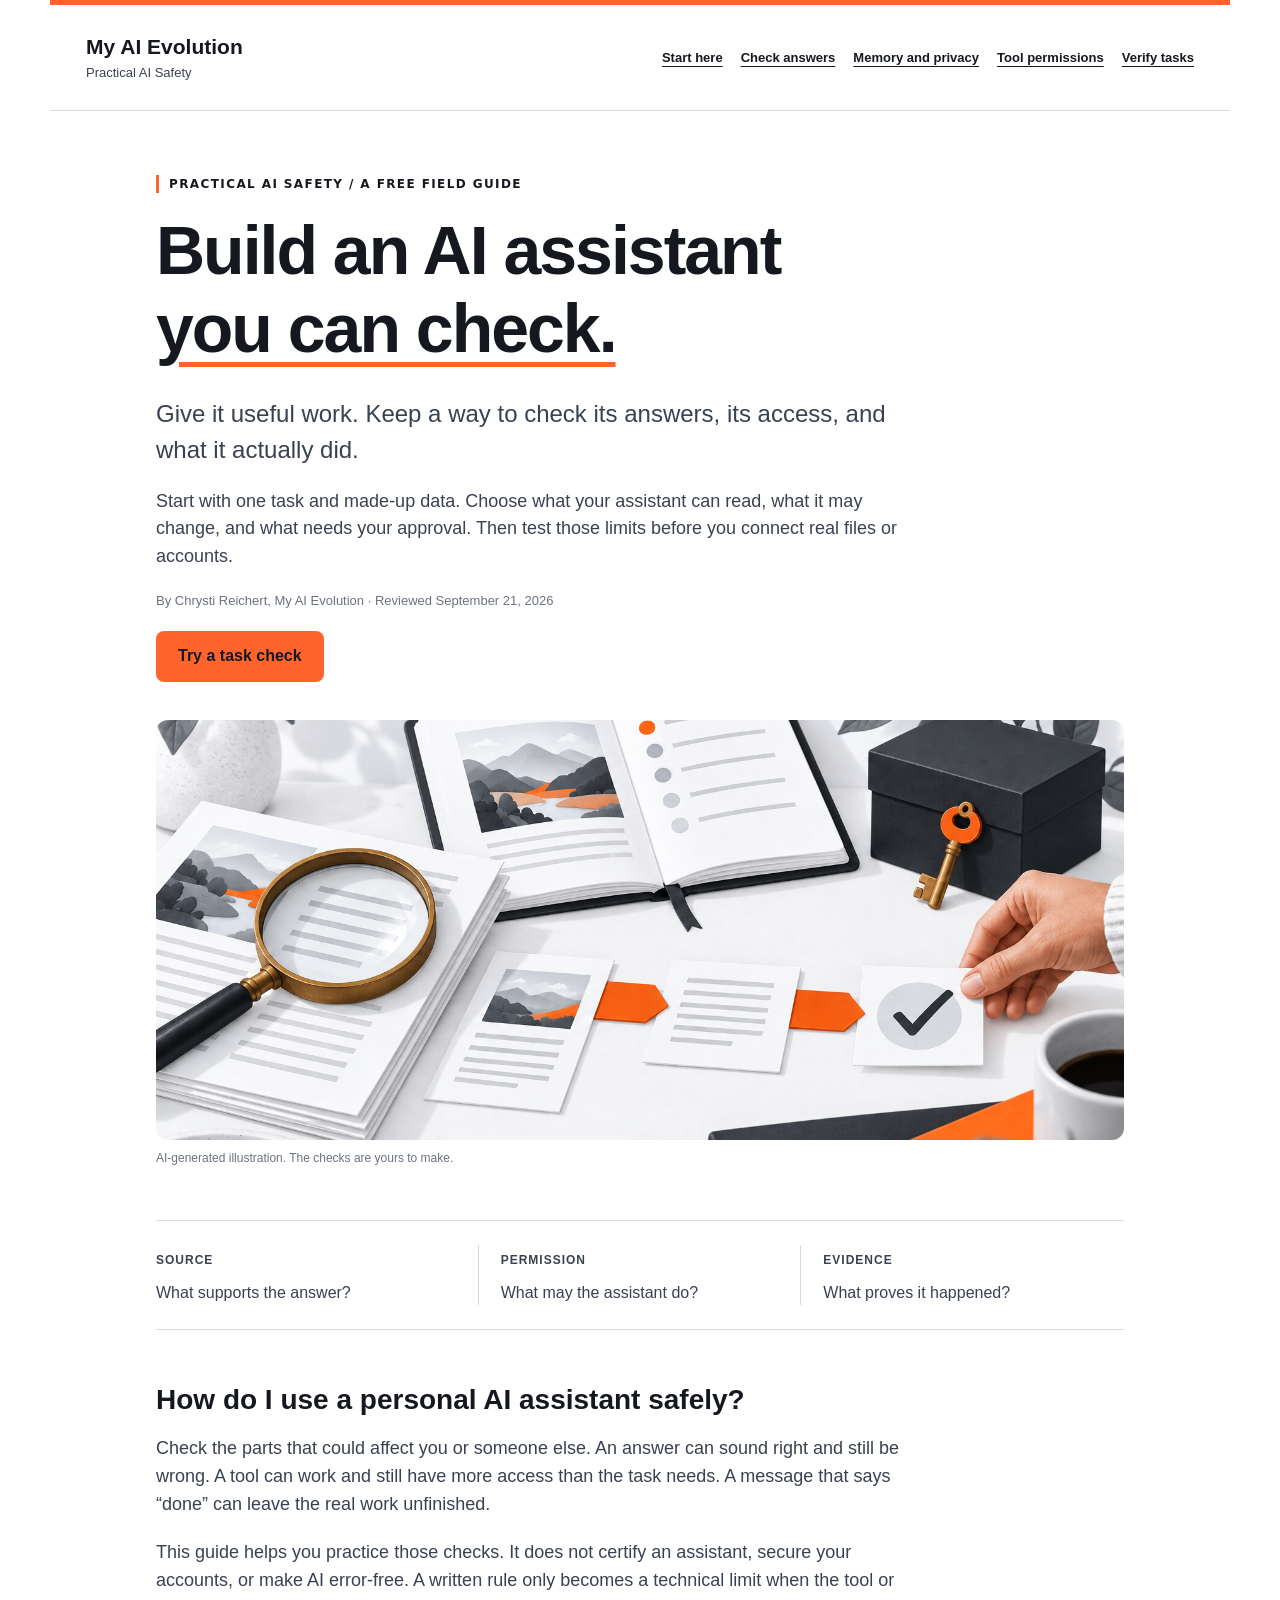
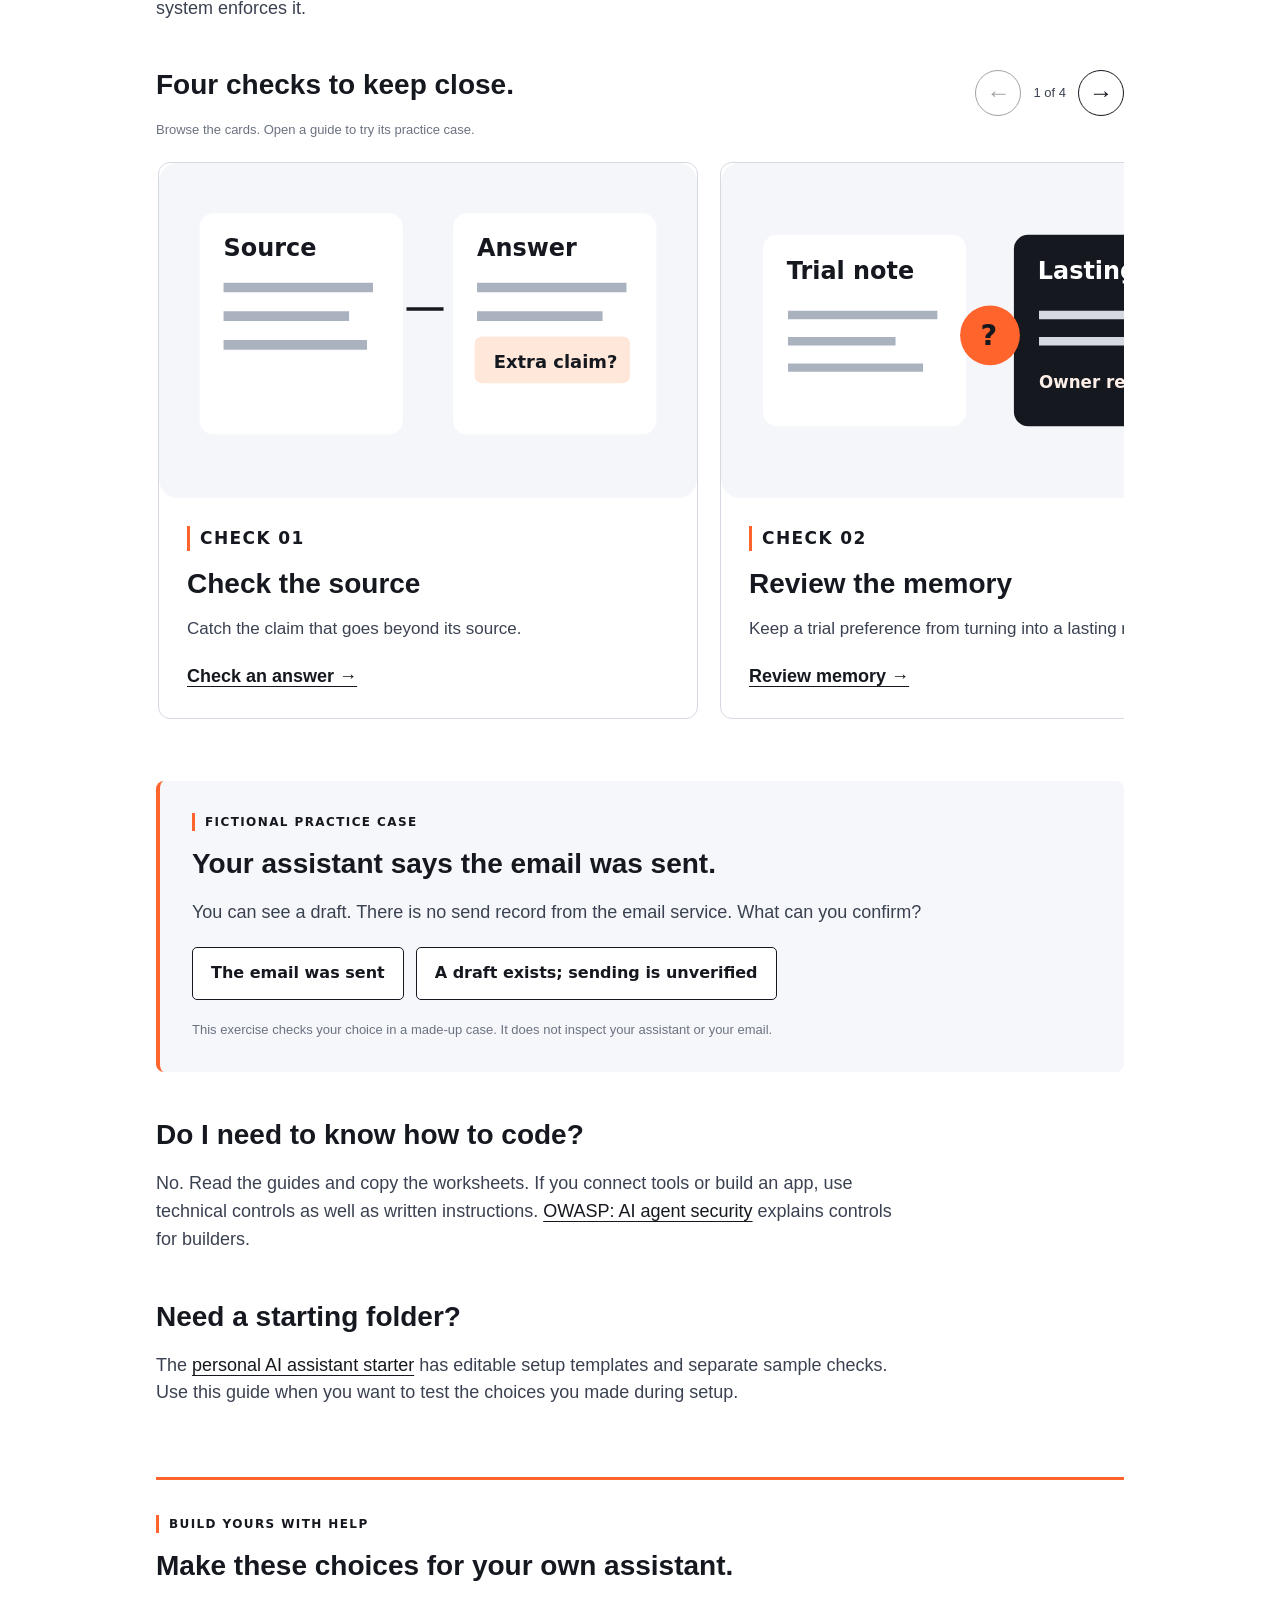
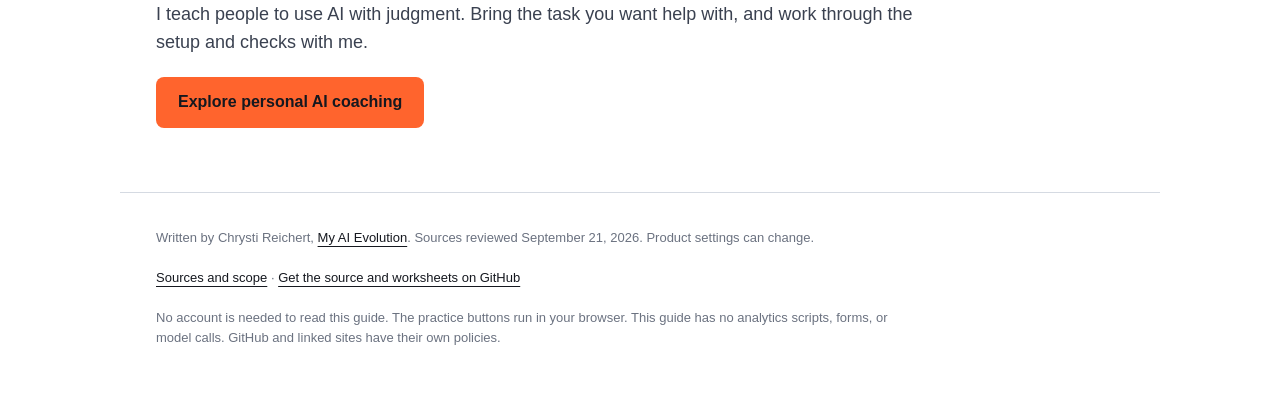
<file: docs/index.html>
<!doctype html><html lang="en"><head><meta charset="utf-8"><meta name="viewport" content="width=device-width,initial-scale=1"><title>Build an AI assistant you can check | Practical AI Safety</title><meta name="description" content="Practical AI safety for people building a personal AI assistant. Check answers, review memory, limit tools, and verify completed work."><meta name="author" content="Chrysti Reichert"><meta name="robots" content="index,follow"><link rel="canonical" href="https://unnamedmistress.github.io/practical-ai-safety/"><meta property="og:title" content="Build an AI assistant you can check"><meta property="og:description" content="Practical AI safety for people building a personal AI assistant. Check answers, review memory, limit tools, and verify completed work."><meta property="og:type" content="article"><meta property="og:url" content="https://unnamedmistress.github.io/practical-ai-safety/"><meta property="og:image" content="https://unnamedmistress.github.io/practical-ai-safety/assets/assistant-checks-brand.png"><meta property="og:image:alt" content="An illustrated workbench for reviewing AI answers and actions"><meta name="twitter:card" content="summary_large_image"><meta property="og:site_name" content="Practical AI Safety"><link rel="stylesheet" href="style.css"><script type="application/ld+json">{"@context": "https://schema.org", "@type": "Article", "headline": "Build an AI assistant you can check", "description": "Practical AI safety for people building a personal AI assistant. Check answers, review memory, limit tools, and verify completed work.", "url": "https://unnamedmistress.github.io/practical-ai-safety/", "author": {"@type": "Person", "name": "Chrysti Reichert", "url": "https://www.myaievolution.com/about"}, "publisher": {"@type": "Organization", "name": "My AI Evolution", "url": "https://www.myaievolution.com/"}, "inLanguage": "en"}</script><script src="practice.js" defer></script></head><body><a class="skip" href="#main">Skip to content</a><header><a class="brand" href="index.html">My AI Evolution<span>Practical AI Safety</span></a><nav aria-label="Main"><a href="index.html">Start here</a><a href="check-ai-answers.html">Check answers</a><a href="ai-memory-and-privacy.html">Memory and privacy</a><a href="ai-assistant-permissions.html">Tool permissions</a><a href="verify-ai-tasks.html">Verify tasks</a></nav></header><main id="main">
<p class="eyebrow">Practical AI Safety / A free field guide</p>
<h1>Build an AI assistant<br><em>you can check.</em></h1>
<p class="lead">Give it useful work. Keep a way to check its answers, its access, and what it actually did.</p>
<p>Start with one task and made-up data. Choose what your assistant can read, what it may change, and what needs your approval. Then test those limits before you connect real files or accounts.</p>
<p class="byline">By Chrysti Reichert, My AI Evolution · Reviewed September 21, 2026</p>
<a class="button" href="#try-it">Try a task check</a>
<figure class="hero-art"><img src="assets/assistant-checks-brand.png" alt="An illustrated workbench with a notebook, magnifying glass, key, and checked document, representing human review of an AI assistant." width="1536" height="1024" fetchpriority="high"><figcaption>AI-generated illustration. The checks are yours to make.</figcaption></figure><section class="path" aria-label="The check before action"><div><span>Source</span><p>What supports the answer?</p></div><div><span>Permission</span><p>What may the assistant do?</p></div><div><span>Evidence</span><p>What proves it happened?</p></div></section>
<h2>How do I use a personal AI assistant safely?</h2>
<p>Check the parts that could affect you or someone else. An answer can sound right and still be wrong. A tool can work and still have more access than the task needs. A message that says “done” can leave the real work unfinished.</p>
<p>This guide helps you practice those checks. It does not certify an assistant, secure your accounts, or make AI error-free. A written rule only becomes a technical limit when the tool or system enforces it.</p>
<section class="carousel" aria-roledescription="carousel" aria-label="Four checks for your AI assistant"><div class="carousel-heading"><h2>Four checks to keep close.</h2><div class="carousel-controls" hidden><button class="previous" aria-label="Previous check">←</button><span class="slide-status" role="status" aria-live="polite">1 of 4</span><button class="next" aria-label="Next check">→</button></div></div><p class="small">Browse the cards. Open a guide to try its practice case.</p><div class="slide-track" tabindex="0" aria-label="Check cards. Use left and right arrow keys to browse."><article class="slide" aria-label="1 of 4"><img src="assets/source-check.svg" alt="A claim beside its source, with a missing fact marked for review." width="450" height="280" loading="lazy"><div class="slide-copy"><p class="eyebrow">Check 01</p><h2>Check the source</h2><p>Catch the claim that goes beyond its source.</p><a href="check-ai-answers.html">Check an answer →</a></div></article><article class="slide" aria-label="2 of 4"><img src="assets/memory-check.svg" alt="A trial preference stays separate from an approved lasting rule." width="450" height="280" loading="lazy"><div class="slide-copy"><p class="eyebrow">Check 02</p><h2>Review the memory</h2><p>Keep a trial preference from turning into a lasting rule.</p><a href="ai-memory-and-privacy.html">Review memory →</a></div></article><article class="slide" aria-label="3 of 4"><img src="assets/permission-check.svg" alt="A draft stops at an approval boundary before the send step." width="450" height="280" loading="lazy"><div class="slide-copy"><p class="eyebrow">Check 03</p><h2>Limit the action</h2><p>Match your approval to the exact action.</p><a href="ai-assistant-permissions.html">Set tool limits →</a></div></article><article class="slide" aria-label="4 of 4"><img src="assets/completion-check.svg" alt="A saved draft has evidence; a claimed send still has no evidence." width="450" height="280" loading="lazy"><div class="slide-copy"><p class="eyebrow">Check 04</p><h2>Inspect the result</h2><p>Find out what the evidence actually proves.</p><a href="verify-ai-tasks.html">Check completion →</a></div></article></div></section>
<section class="exercise" id="try-it"><p class="eyebrow">Fictional practice case</p><h2>Your assistant says the email was sent.</h2><p>You can see a draft. There is no send record from the email service. What can you confirm?</p><div class="choices"><button data-result="Try again. A claim of sending and a saved draft do not prove delivery or sending.">The email was sent</button><button data-result="Yes. The draft is visible. Sending remains unverified until the email service provides a matching record.">A draft exists; sending is unverified</button></div><p class="feedback" role="status" aria-live="polite"></p><noscript><p>A draft exists. Sending is unverified. Check the email service for a matching send record.</p></noscript><p class="small">This exercise checks your choice in a made-up case. It does not inspect your assistant or your email.</p></section>
<h2>Do I need to know how to code?</h2><p>No. Read the guides and copy the worksheets. If you connect tools or build an app, use technical controls as well as written instructions. <a href="https://cheatsheetseries.owasp.org/cheatsheets/AI_Agent_Security_Cheat_Sheet.html">OWASP: AI agent security</a> explains controls for builders.</p>
<h2>Need a starting folder?</h2><p>The <a href="https://unnamedmistress.github.io/personal-ai-assistant-starter/">personal AI assistant starter</a> has editable setup templates and separate sample checks. Use this guide when you want to test the choices you made during setup.</p>
<aside class="coaching"><p class="eyebrow">Build yours with help</p><h2>Make these choices for your own assistant.</h2><p>I teach people to use AI with judgment. Bring the task you want help with, and work through the setup and checks with me.</p><a class="button" href="https://www.myaievolution.com/ai-assistant-coaching?utm_source=github&amp;utm_medium=referral&amp;utm_campaign=practical_ai_safety&amp;utm_content=index">Explore personal AI coaching</a></aside></main><footer><p>Written by Chrysti Reichert, <a href="https://www.myaievolution.com/">My AI Evolution</a>. Sources reviewed September 21, 2026. Product settings can change.</p><p><a href="sources.html">Sources and scope</a> · <a href="https://github.com/unnamedmistress/practical-ai-safety">Get the source and worksheets on GitHub</a></p><p>No account is needed to read this guide. The practice buttons run in your browser. This guide has no analytics scripts, forms, or model calls. GitHub and linked sites have their own policies.</p></footer></body></html>
</file>
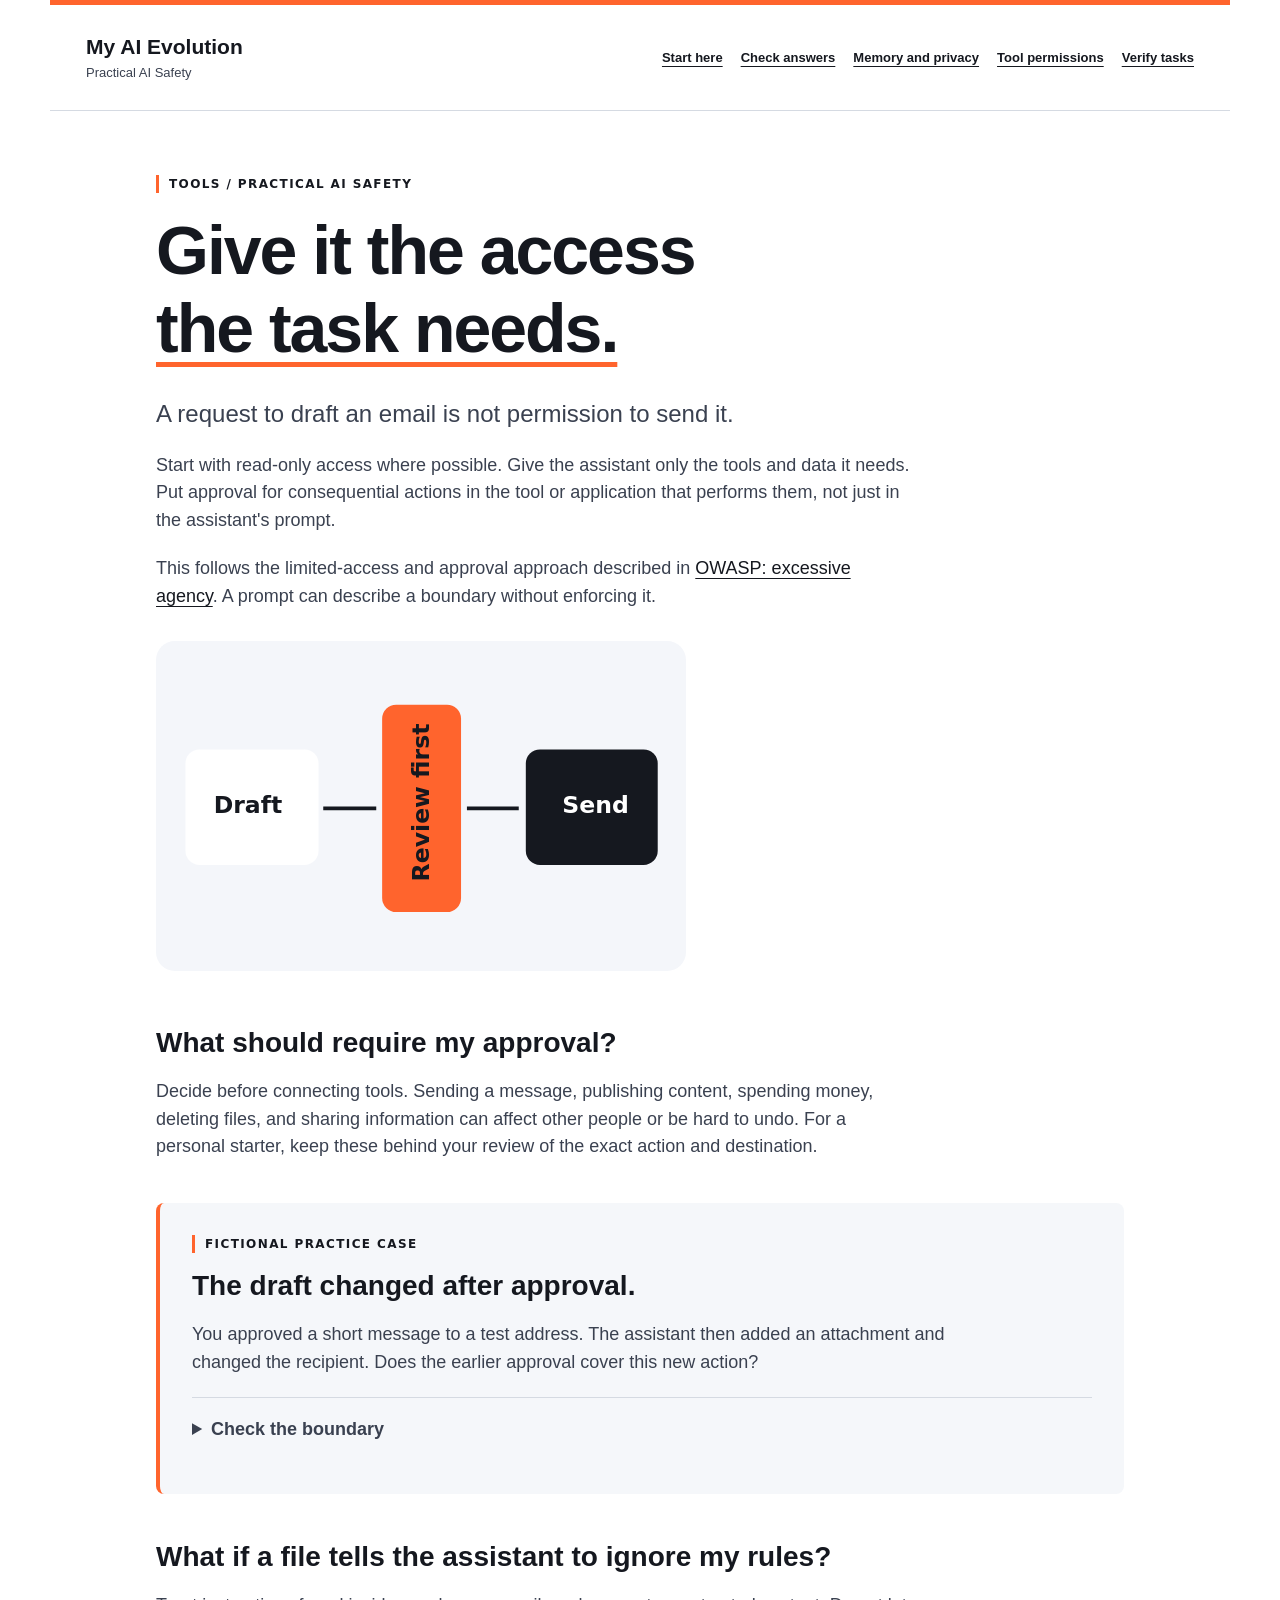
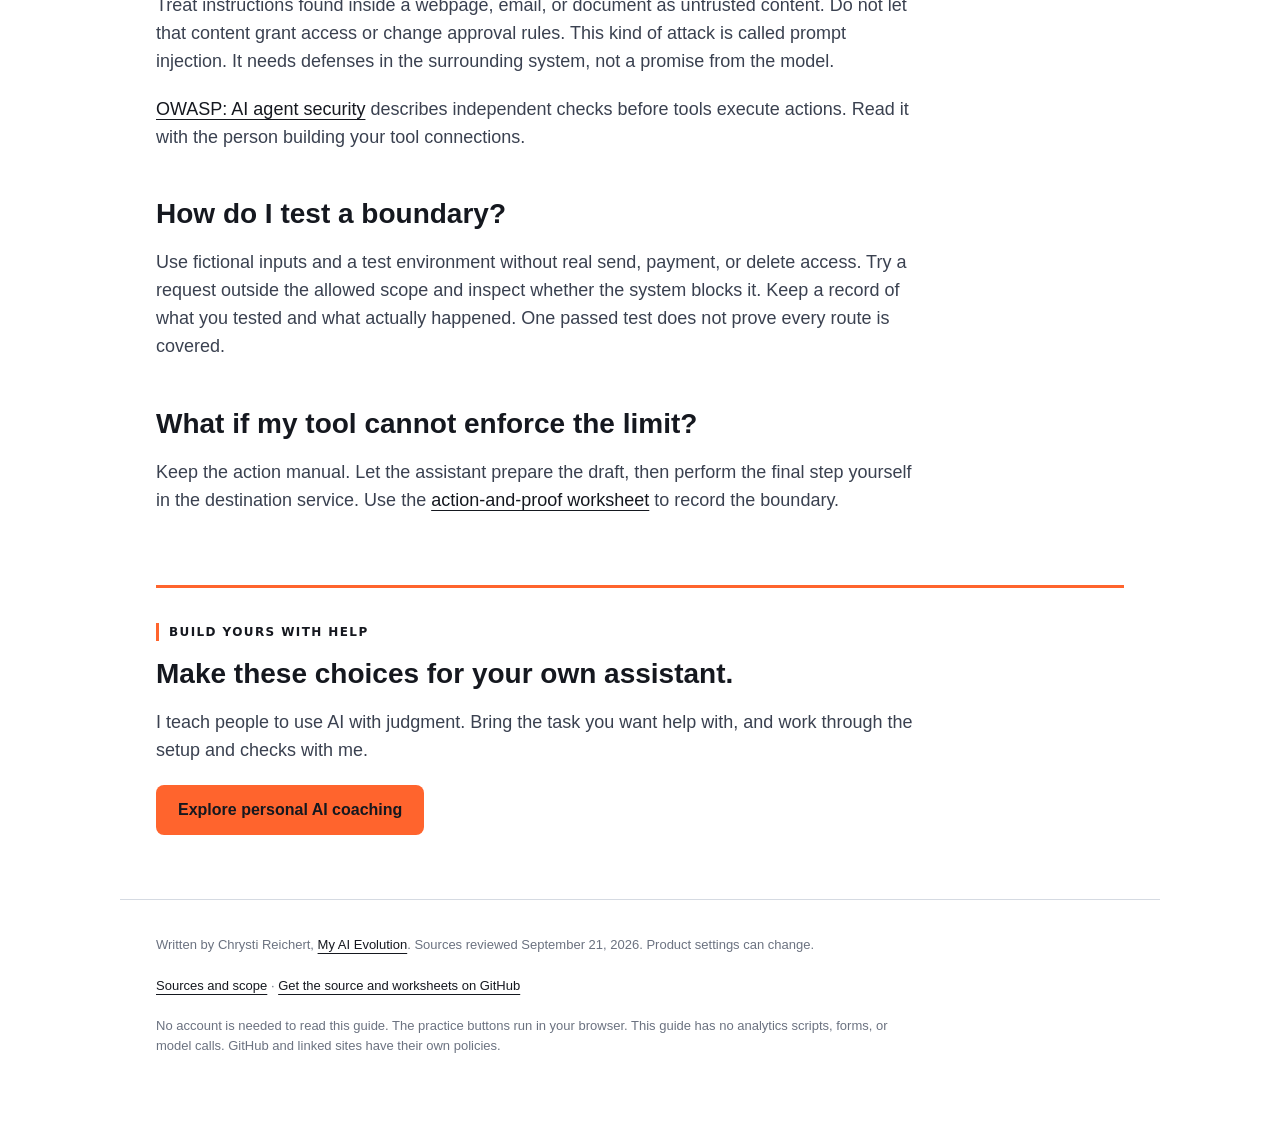
<file: docs/ai-assistant-permissions.html>
<!doctype html><html lang="en"><head><meta charset="utf-8"><meta name="viewport" content="width=device-width,initial-scale=1"><title>AI assistant permissions and approval checks | Practical AI Safety</title><meta name="description" content="Limit an AI assistant’s tool access, require approval for actions, and understand why written instructions alone are not a security boundary."><meta name="author" content="Chrysti Reichert"><meta name="robots" content="index,follow"><link rel="canonical" href="https://unnamedmistress.github.io/practical-ai-safety/ai-assistant-permissions.html"><meta property="og:title" content="AI assistant permissions and approval checks"><meta property="og:description" content="Limit an AI assistant’s tool access, require approval for actions, and understand why written instructions alone are not a security boundary."><meta property="og:type" content="article"><meta property="og:url" content="https://unnamedmistress.github.io/practical-ai-safety/ai-assistant-permissions.html"><meta property="og:image" content="https://unnamedmistress.github.io/practical-ai-safety/assets/assistant-checks-brand.png"><meta property="og:image:alt" content="An illustrated workbench for reviewing AI answers and actions"><meta name="twitter:card" content="summary_large_image"><meta property="og:site_name" content="Practical AI Safety"><link rel="stylesheet" href="style.css"><script type="application/ld+json">{"@context": "https://schema.org", "@type": "Article", "headline": "AI assistant permissions and approval checks", "description": "Limit an AI assistant\u2019s tool access, require approval for actions, and understand why written instructions alone are not a security boundary.", "url": "https://unnamedmistress.github.io/practical-ai-safety/ai-assistant-permissions.html", "author": {"@type": "Person", "name": "Chrysti Reichert", "url": "https://www.myaievolution.com/about"}, "publisher": {"@type": "Organization", "name": "My AI Evolution", "url": "https://www.myaievolution.com/"}, "inLanguage": "en"}</script><script src="practice.js" defer></script></head><body><a class="skip" href="#main">Skip to content</a><header><a class="brand" href="index.html">My AI Evolution<span>Practical AI Safety</span></a><nav aria-label="Main"><a href="index.html">Start here</a><a href="check-ai-answers.html">Check answers</a><a href="ai-memory-and-privacy.html">Memory and privacy</a><a href="ai-assistant-permissions.html">Tool permissions</a><a href="verify-ai-tasks.html">Verify tasks</a></nav></header><main id="main">
<p class="eyebrow">Tools / Practical AI Safety</p><h1>Give it the access<br><em>the task needs.</em></h1><p class="lead">A request to draft an email is not permission to send it.</p>
<p>Start with read-only access where possible. Give the assistant only the tools and data it needs. Put approval for consequential actions in the tool or application that performs them, not just in the assistant's prompt.</p>
<p>This follows the limited-access and approval approach described in <a href="https://genai.owasp.org/llmrisk/llm062025-excessive-agency/">OWASP: excessive agency</a>. A prompt can describe a boundary without enforcing it.</p>
<figure class="guide-art"><img src="assets/permission-check.svg" width="450" height="280" alt="A draft stops at an approval boundary before the send step."></figure><h2>What should require my approval?</h2><p>Decide before connecting tools. Sending a message, publishing content, spending money, deleting files, and sharing information can affect other people or be hard to undo. For a personal starter, keep these behind your review of the exact action and destination.</p>
<section class="exercise"><p class="eyebrow">Fictional practice case</p><h2>The draft changed after approval.</h2><p>You approved a short message to a test address. The assistant then added an attachment and changed the recipient. Does the earlier approval cover this new action?</p><details><summary>Check the boundary</summary><p>No. Review the new recipient, attachment, and message. The tool should reject approval that does not match the action being performed. A label that says “approved” is not enough.</p></details></section>
<h2>What if a file tells the assistant to ignore my rules?</h2><p>Treat instructions found inside a webpage, email, or document as untrusted content. Do not let that content grant access or change approval rules. This kind of attack is called prompt injection. It needs defenses in the surrounding system, not a promise from the model.</p><p><a href="https://cheatsheetseries.owasp.org/cheatsheets/AI_Agent_Security_Cheat_Sheet.html">OWASP: AI agent security</a> describes independent checks before tools execute actions. Read it with the person building your tool connections.</p>
<h2>How do I test a boundary?</h2><p>Use fictional inputs and a test environment without real send, payment, or delete access. Try a request outside the allowed scope and inspect whether the system blocks it. Keep a record of what you tested and what actually happened. One passed test does not prove every route is covered.</p>
<h2>What if my tool cannot enforce the limit?</h2><p>Keep the action manual. Let the assistant prepare the draft, then perform the final step yourself in the destination service. Use the <a href="worksheets/action-and-proof.md" download>action-and-proof worksheet</a> to record the boundary.</p>
<aside class="coaching"><p class="eyebrow">Build yours with help</p><h2>Make these choices for your own assistant.</h2><p>I teach people to use AI with judgment. Bring the task you want help with, and work through the setup and checks with me.</p><a class="button" href="https://www.myaievolution.com/ai-assistant-coaching?utm_source=github&amp;utm_medium=referral&amp;utm_campaign=practical_ai_safety&amp;utm_content=ai-assistant-permissions">Explore personal AI coaching</a></aside></main><footer><p>Written by Chrysti Reichert, <a href="https://www.myaievolution.com/">My AI Evolution</a>. Sources reviewed September 21, 2026. Product settings can change.</p><p><a href="sources.html">Sources and scope</a> · <a href="https://github.com/unnamedmistress/practical-ai-safety">Get the source and worksheets on GitHub</a></p><p>No account is needed to read this guide. The practice buttons run in your browser. This guide has no analytics scripts, forms, or model calls. GitHub and linked sites have their own policies.</p></footer></body></html>
</file>
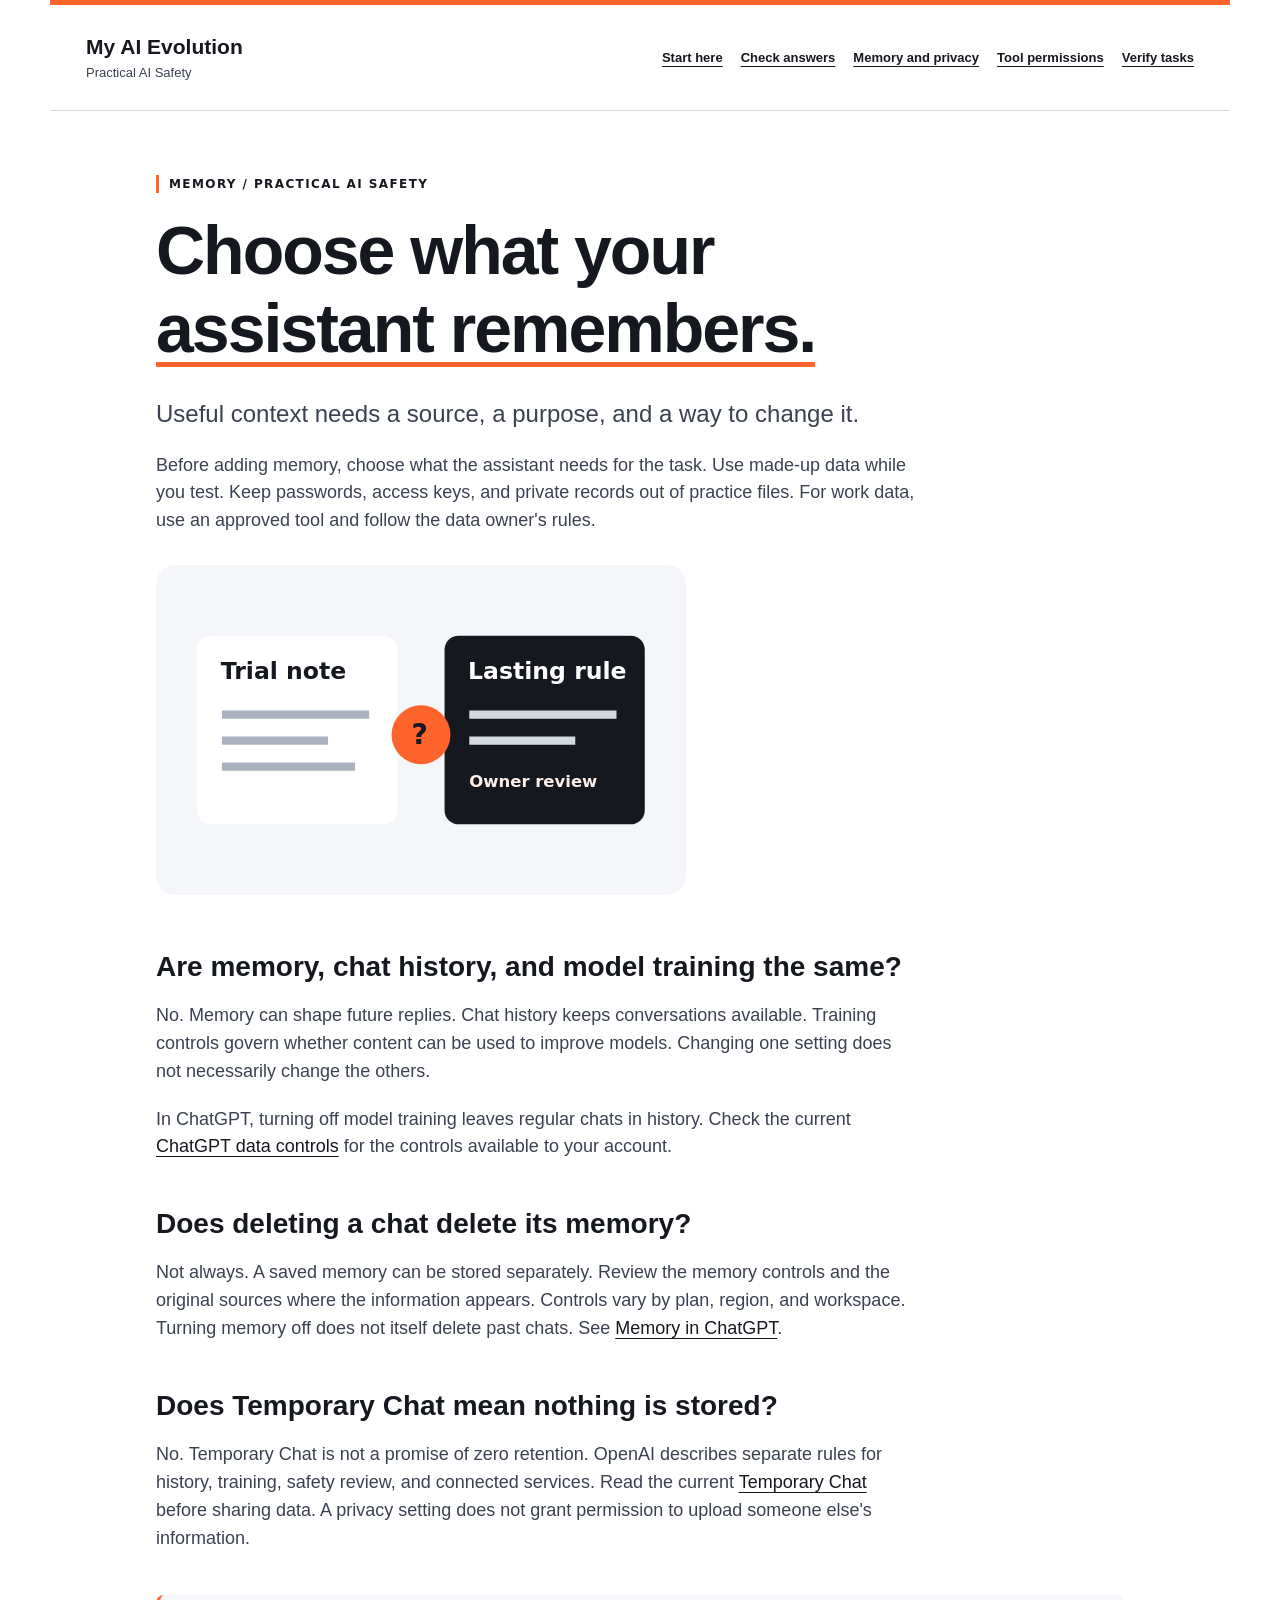
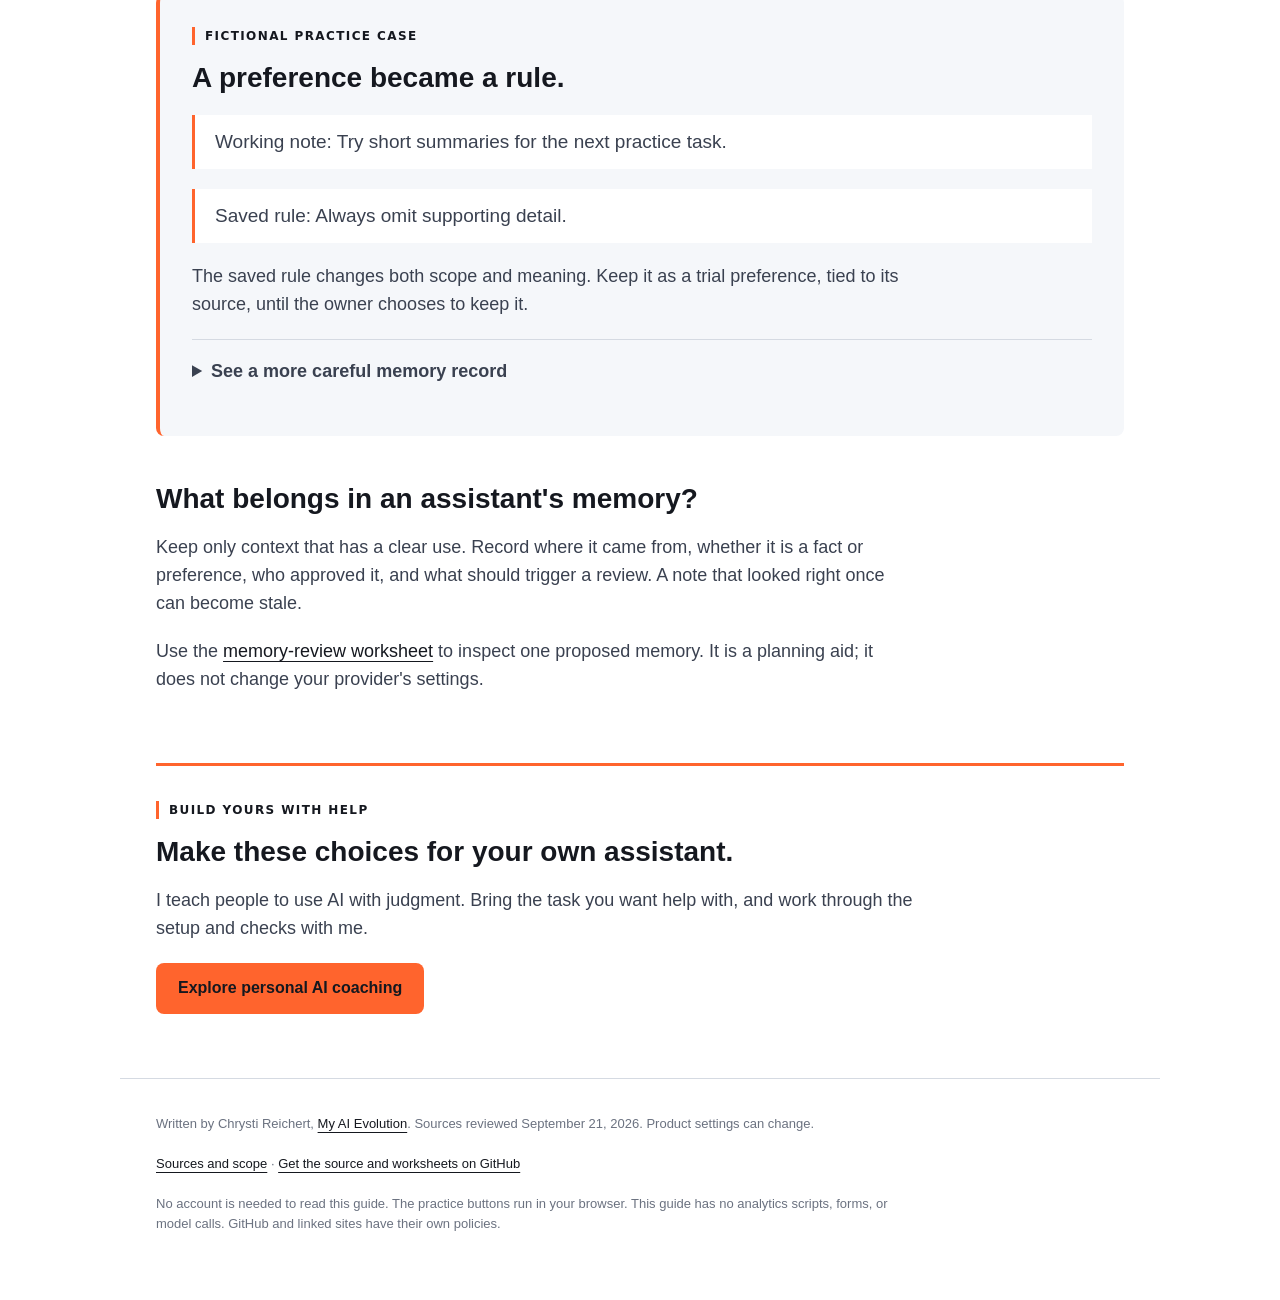
<file: docs/ai-memory-and-privacy.html>
<!doctype html><html lang="en"><head><meta charset="utf-8"><meta name="viewport" content="width=device-width,initial-scale=1"><title>AI assistant memory and privacy: what to check | Practical AI Safety</title><meta name="description" content="Understand ChatGPT memory, chat history, training controls, and data-sharing choices when building a personal AI assistant."><meta name="author" content="Chrysti Reichert"><meta name="robots" content="index,follow"><link rel="canonical" href="https://unnamedmistress.github.io/practical-ai-safety/ai-memory-and-privacy.html"><meta property="og:title" content="AI assistant memory and privacy: what to check"><meta property="og:description" content="Understand ChatGPT memory, chat history, training controls, and data-sharing choices when building a personal AI assistant."><meta property="og:type" content="article"><meta property="og:url" content="https://unnamedmistress.github.io/practical-ai-safety/ai-memory-and-privacy.html"><meta property="og:image" content="https://unnamedmistress.github.io/practical-ai-safety/assets/assistant-checks-brand.png"><meta property="og:image:alt" content="An illustrated workbench for reviewing AI answers and actions"><meta name="twitter:card" content="summary_large_image"><meta property="og:site_name" content="Practical AI Safety"><link rel="stylesheet" href="style.css"><script type="application/ld+json">{"@context": "https://schema.org", "@type": "Article", "headline": "AI assistant memory and privacy: what to check", "description": "Understand ChatGPT memory, chat history, training controls, and data-sharing choices when building a personal AI assistant.", "url": "https://unnamedmistress.github.io/practical-ai-safety/ai-memory-and-privacy.html", "author": {"@type": "Person", "name": "Chrysti Reichert", "url": "https://www.myaievolution.com/about"}, "publisher": {"@type": "Organization", "name": "My AI Evolution", "url": "https://www.myaievolution.com/"}, "inLanguage": "en"}</script><script src="practice.js" defer></script></head><body><a class="skip" href="#main">Skip to content</a><header><a class="brand" href="index.html">My AI Evolution<span>Practical AI Safety</span></a><nav aria-label="Main"><a href="index.html">Start here</a><a href="check-ai-answers.html">Check answers</a><a href="ai-memory-and-privacy.html">Memory and privacy</a><a href="ai-assistant-permissions.html">Tool permissions</a><a href="verify-ai-tasks.html">Verify tasks</a></nav></header><main id="main">
<p class="eyebrow">Memory / Practical AI Safety</p><h1>Choose what your<br><em>assistant remembers.</em></h1><p class="lead">Useful context needs a source, a purpose, and a way to change it.</p>
<p>Before adding memory, choose what the assistant needs for the task. Use made-up data while you test. Keep passwords, access keys, and private records out of practice files. For work data, use an approved tool and follow the data owner's rules.</p>
<figure class="guide-art"><img src="assets/memory-check.svg" width="450" height="280" alt="A trial preference stays separate from an approved lasting rule."></figure><h2>Are memory, chat history, and model training the same?</h2><p>No. Memory can shape future replies. Chat history keeps conversations available. Training controls govern whether content can be used to improve models. Changing one setting does not necessarily change the others.</p>
<p>In ChatGPT, turning off model training leaves regular chats in history. Check the current <a href="https://help.openai.com/en/articles/7730893-data-controls-faq">ChatGPT data controls</a> for the controls available to your account.</p>
<h2>Does deleting a chat delete its memory?</h2><p>Not always. A saved memory can be stored separately. Review the memory controls and the original sources where the information appears. Controls vary by plan, region, and workspace. Turning memory off does not itself delete past chats. See <a href="https://help.openai.com/en/articles/8590148-memory-faq">Memory in ChatGPT</a>.</p>
<h2>Does Temporary Chat mean nothing is stored?</h2><p>No. Temporary Chat is not a promise of zero retention. OpenAI describes separate rules for history, training, safety review, and connected services. Read the current <a href="https://help.openai.com/en/articles/8914046-temporary-chat-faq">Temporary Chat</a> before sharing data. A privacy setting does not grant permission to upload someone else's information.</p>
<section class="exercise"><p class="eyebrow">Fictional practice case</p><h2>A preference became a rule.</h2><blockquote>Working note: Try short summaries for the next practice task.</blockquote><blockquote>Saved rule: Always omit supporting detail.</blockquote><p>The saved rule changes both scope and meaning. Keep it as a trial preference, tied to its source, until the owner chooses to keep it.</p><details><summary>See a more careful memory record</summary><p>Preference under review: Try a short summary for this practice task. Keep supporting detail available. Ask the owner before using this as a lasting preference.</p></details></section>
<h2>What belongs in an assistant's memory?</h2><p>Keep only context that has a clear use. Record where it came from, whether it is a fact or preference, who approved it, and what should trigger a review. A note that looked right once can become stale.</p>
<p>Use the <a href="worksheets/memory-review.md" download>memory-review worksheet</a> to inspect one proposed memory. It is a planning aid; it does not change your provider's settings.</p>
<aside class="coaching"><p class="eyebrow">Build yours with help</p><h2>Make these choices for your own assistant.</h2><p>I teach people to use AI with judgment. Bring the task you want help with, and work through the setup and checks with me.</p><a class="button" href="https://www.myaievolution.com/ai-assistant-coaching?utm_source=github&amp;utm_medium=referral&amp;utm_campaign=practical_ai_safety&amp;utm_content=ai-memory-and-privacy">Explore personal AI coaching</a></aside></main><footer><p>Written by Chrysti Reichert, <a href="https://www.myaievolution.com/">My AI Evolution</a>. Sources reviewed September 21, 2026. Product settings can change.</p><p><a href="sources.html">Sources and scope</a> · <a href="https://github.com/unnamedmistress/practical-ai-safety">Get the source and worksheets on GitHub</a></p><p>No account is needed to read this guide. The practice buttons run in your browser. This guide has no analytics scripts, forms, or model calls. GitHub and linked sites have their own policies.</p></footer></body></html>
</file>
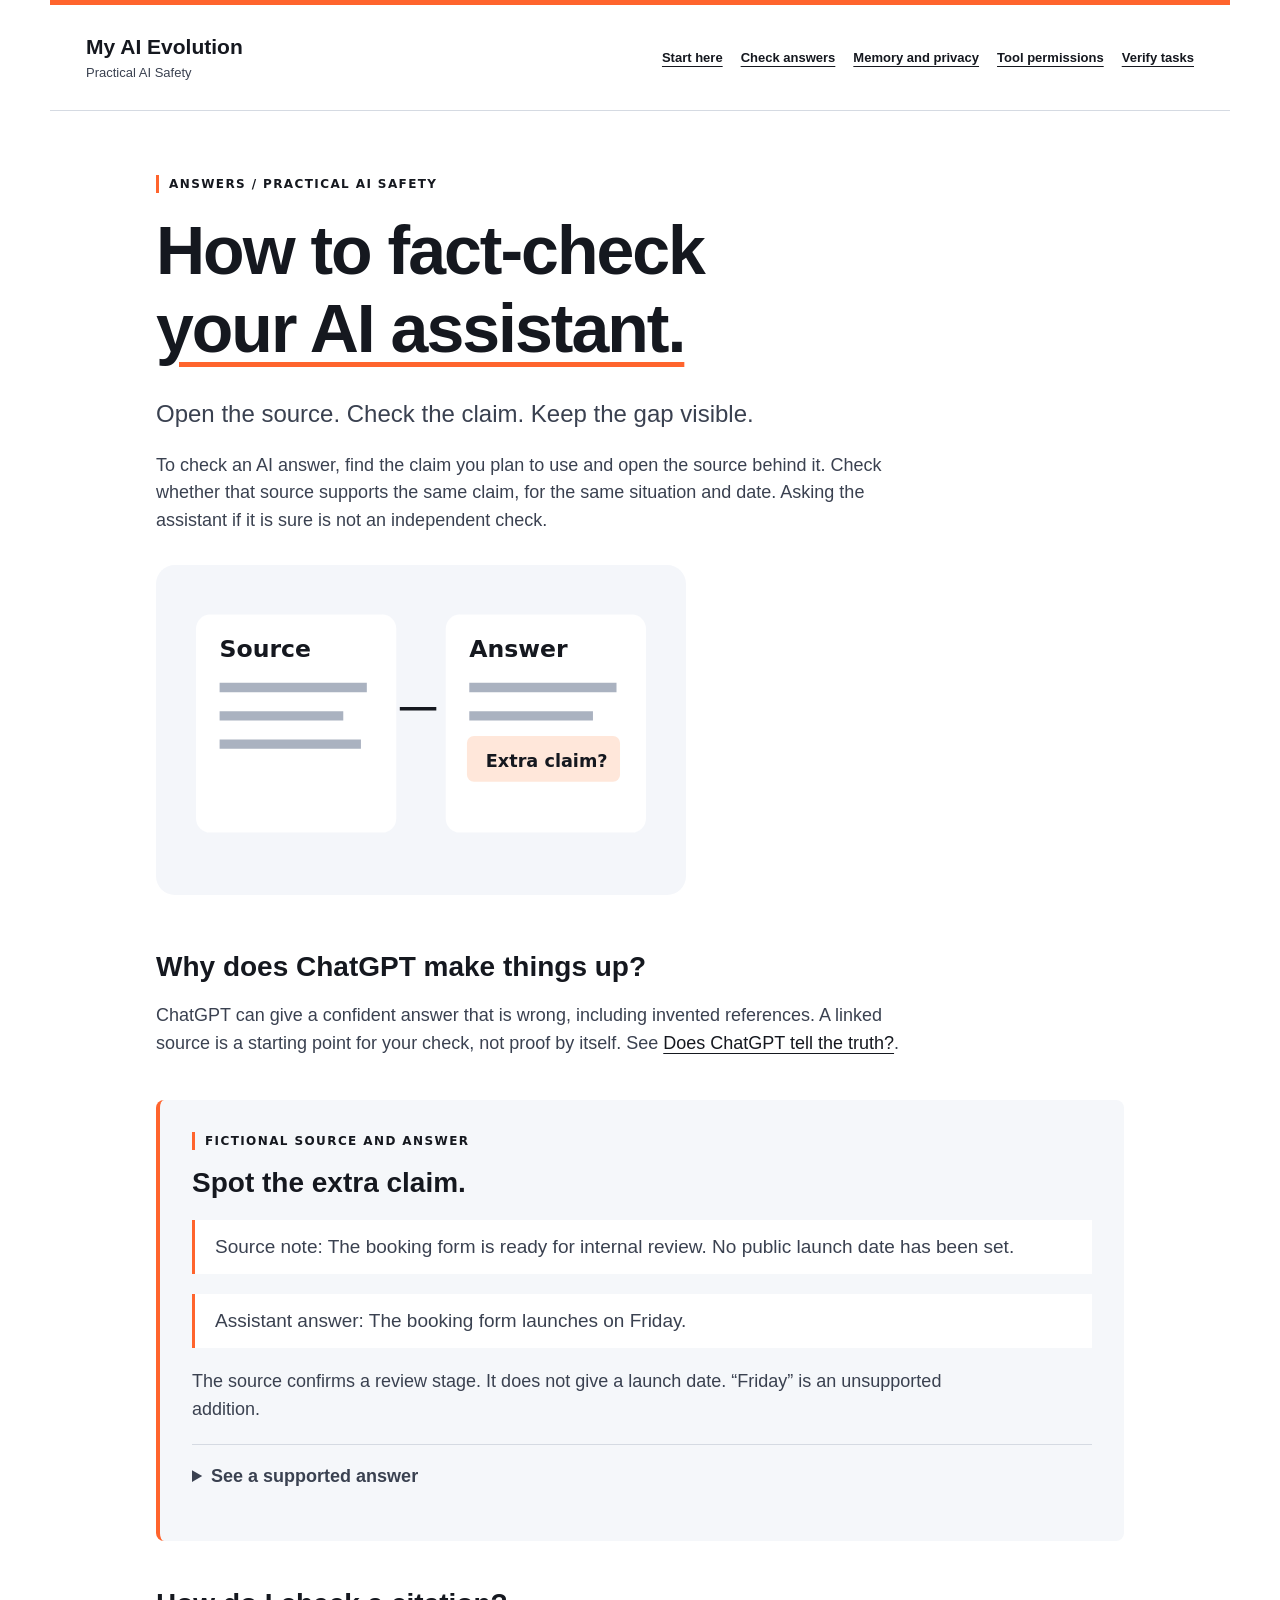
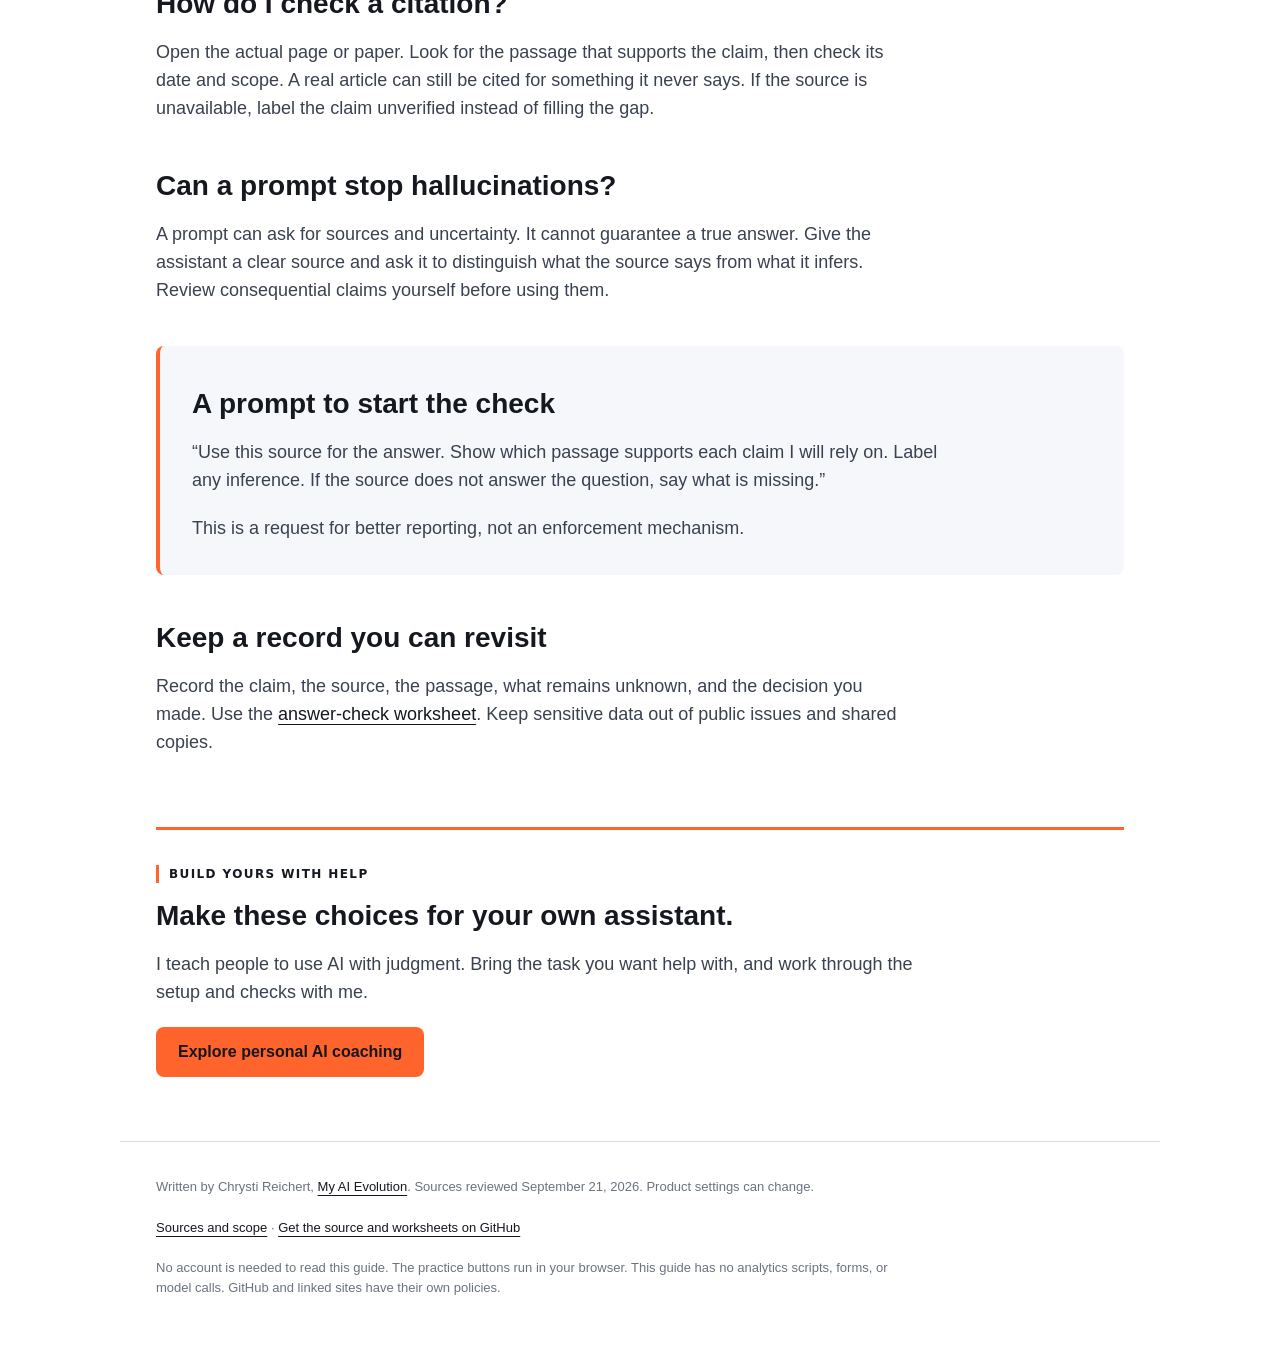
<file: docs/check-ai-answers.html>
<!doctype html><html lang="en"><head><meta charset="utf-8"><meta name="viewport" content="width=device-width,initial-scale=1"><title>How to fact-check your AI assistant | Practical AI Safety</title><meta name="description" content="Learn how to fact-check ChatGPT and other AI assistants, inspect citations, and distinguish supported claims from guesses."><meta name="author" content="Chrysti Reichert"><meta name="robots" content="index,follow"><link rel="canonical" href="https://unnamedmistress.github.io/practical-ai-safety/check-ai-answers.html"><meta property="og:title" content="How to fact-check your AI assistant"><meta property="og:description" content="Learn how to fact-check ChatGPT and other AI assistants, inspect citations, and distinguish supported claims from guesses."><meta property="og:type" content="article"><meta property="og:url" content="https://unnamedmistress.github.io/practical-ai-safety/check-ai-answers.html"><meta property="og:image" content="https://unnamedmistress.github.io/practical-ai-safety/assets/assistant-checks-brand.png"><meta property="og:image:alt" content="An illustrated workbench for reviewing AI answers and actions"><meta name="twitter:card" content="summary_large_image"><meta property="og:site_name" content="Practical AI Safety"><link rel="stylesheet" href="style.css"><script type="application/ld+json">{"@context": "https://schema.org", "@type": "Article", "headline": "How to fact-check your AI assistant", "description": "Learn how to fact-check ChatGPT and other AI assistants, inspect citations, and distinguish supported claims from guesses.", "url": "https://unnamedmistress.github.io/practical-ai-safety/check-ai-answers.html", "author": {"@type": "Person", "name": "Chrysti Reichert", "url": "https://www.myaievolution.com/about"}, "publisher": {"@type": "Organization", "name": "My AI Evolution", "url": "https://www.myaievolution.com/"}, "inLanguage": "en"}</script><script src="practice.js" defer></script></head><body><a class="skip" href="#main">Skip to content</a><header><a class="brand" href="index.html">My AI Evolution<span>Practical AI Safety</span></a><nav aria-label="Main"><a href="index.html">Start here</a><a href="check-ai-answers.html">Check answers</a><a href="ai-memory-and-privacy.html">Memory and privacy</a><a href="ai-assistant-permissions.html">Tool permissions</a><a href="verify-ai-tasks.html">Verify tasks</a></nav></header><main id="main">
<p class="eyebrow">Answers / Practical AI Safety</p><h1>How to fact-check<br><em>your AI assistant.</em></h1>
<p class="lead">Open the source. Check the claim. Keep the gap visible.</p>
<p>To check an AI answer, find the claim you plan to use and open the source behind it. Check whether that source supports the same claim, for the same situation and date. Asking the assistant if it is sure is not an independent check.</p>
<figure class="guide-art"><img src="assets/source-check.svg" width="450" height="280" alt="A claim beside its source, with a missing fact marked for review."></figure><h2>Why does ChatGPT make things up?</h2><p>ChatGPT can give a confident answer that is wrong, including invented references. A linked source is a starting point for your check, not proof by itself. See <a href="https://help.openai.com/en/articles/8313428-does-chatgpt-tell-the-truth">Does ChatGPT tell the truth?</a>.</p>
<section class="exercise"><p class="eyebrow">Fictional source and answer</p><h2>Spot the extra claim.</h2><blockquote>Source note: The booking form is ready for internal review. No public launch date has been set.</blockquote><blockquote>Assistant answer: The booking form launches on Friday.</blockquote><p>The source confirms a review stage. It does not give a launch date. “Friday” is an unsupported addition.</p><details><summary>See a supported answer</summary><p>The booking form is ready for internal review. The source does not state a public launch date.</p></details></section>
<h2>How do I check a citation?</h2><p>Open the actual page or paper. Look for the passage that supports the claim, then check its date and scope. A real article can still be cited for something it never says. If the source is unavailable, label the claim unverified instead of filling the gap.</p>
<h2>Can a prompt stop hallucinations?</h2><p>A prompt can ask for sources and uncertainty. It cannot guarantee a true answer. Give the assistant a clear source and ask it to distinguish what the source says from what it infers. Review consequential claims yourself before using them.</p>
<section class="note"><h2>A prompt to start the check</h2><p>“Use this source for the answer. Show which passage supports each claim I will rely on. Label any inference. If the source does not answer the question, say what is missing.”</p><p>This is a request for better reporting, not an enforcement mechanism.</p></section>
<h2>Keep a record you can revisit</h2><p>Record the claim, the source, the passage, what remains unknown, and the decision you made. Use the <a href="worksheets/answer-check.md" download>answer-check worksheet</a>. Keep sensitive data out of public issues and shared copies.</p>
<aside class="coaching"><p class="eyebrow">Build yours with help</p><h2>Make these choices for your own assistant.</h2><p>I teach people to use AI with judgment. Bring the task you want help with, and work through the setup and checks with me.</p><a class="button" href="https://www.myaievolution.com/ai-assistant-coaching?utm_source=github&amp;utm_medium=referral&amp;utm_campaign=practical_ai_safety&amp;utm_content=check-ai-answers">Explore personal AI coaching</a></aside></main><footer><p>Written by Chrysti Reichert, <a href="https://www.myaievolution.com/">My AI Evolution</a>. Sources reviewed September 21, 2026. Product settings can change.</p><p><a href="sources.html">Sources and scope</a> · <a href="https://github.com/unnamedmistress/practical-ai-safety">Get the source and worksheets on GitHub</a></p><p>No account is needed to read this guide. The practice buttons run in your browser. This guide has no analytics scripts, forms, or model calls. GitHub and linked sites have their own policies.</p></footer></body></html>
</file>
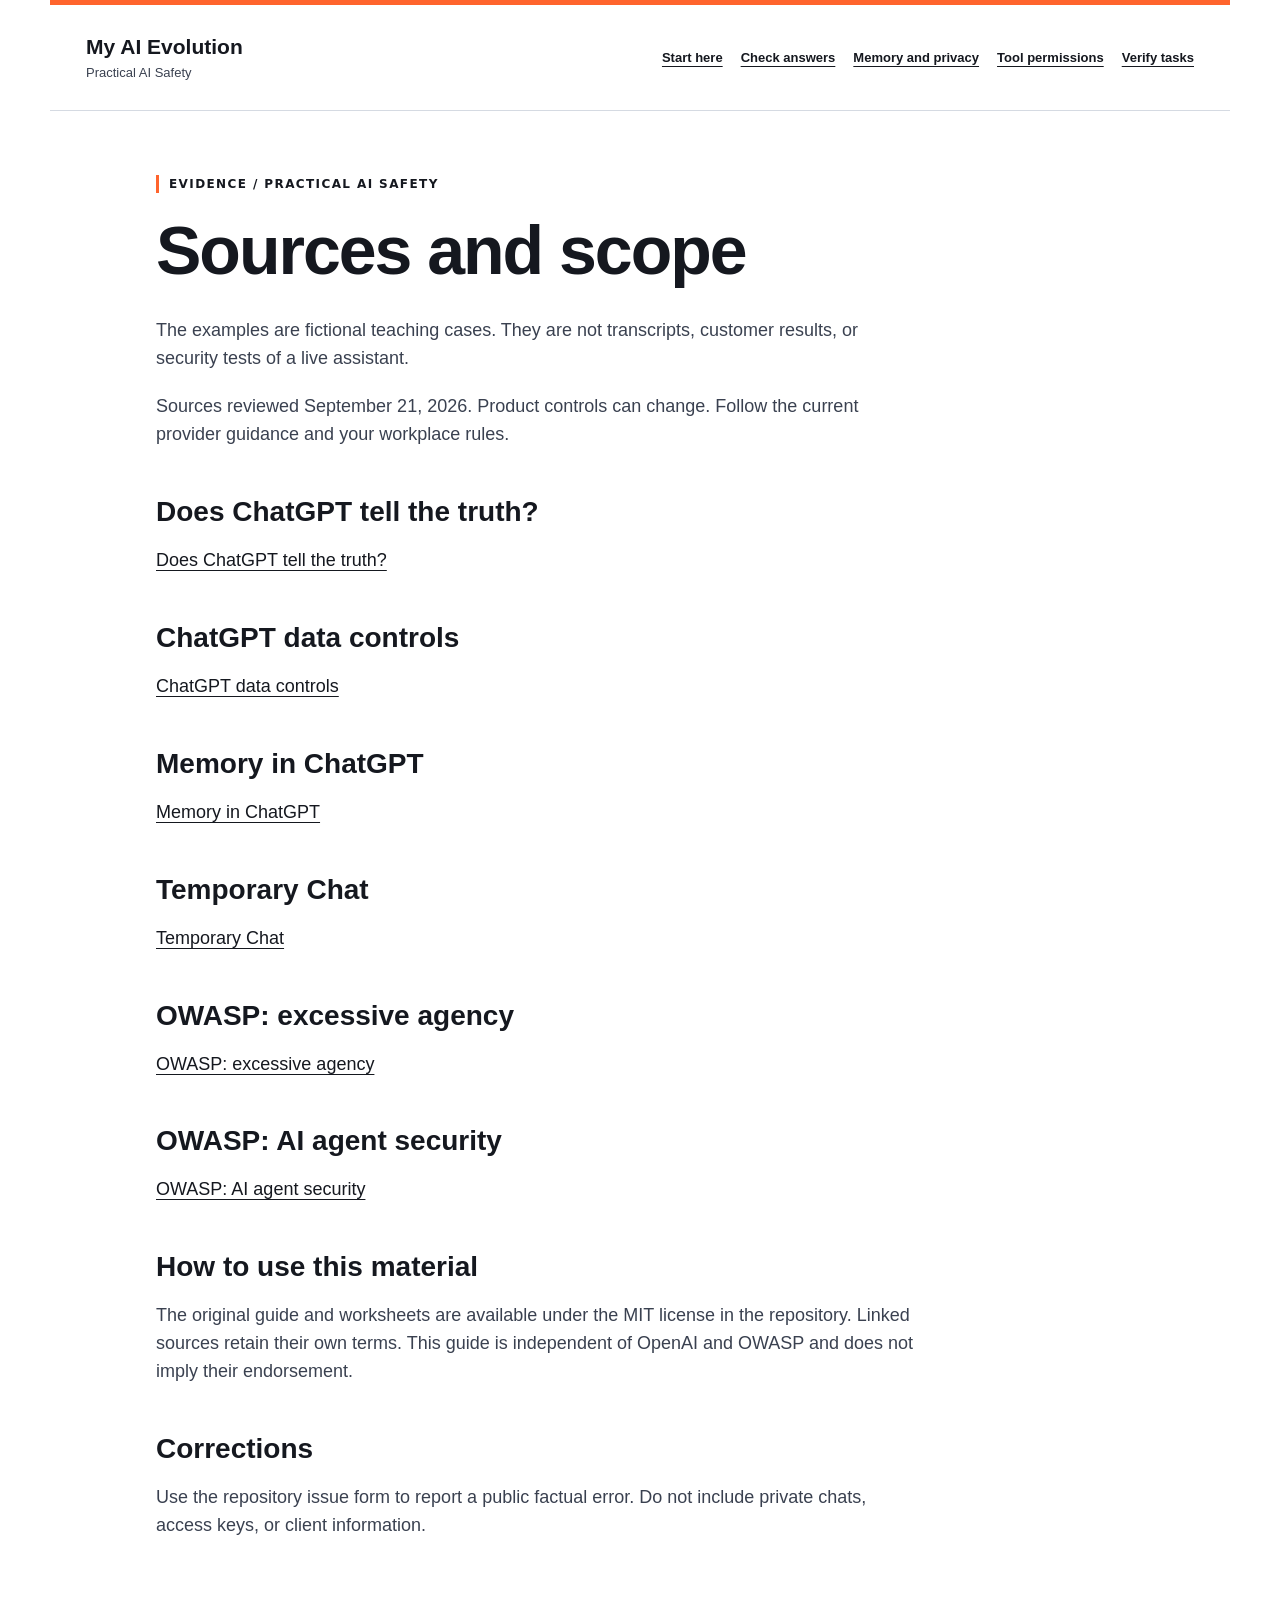
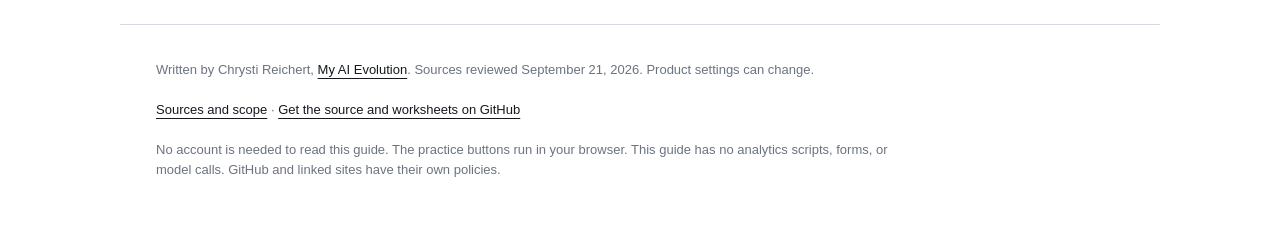
<file: docs/sources.html>
<!doctype html><html lang="en"><head><meta charset="utf-8"><meta name="viewport" content="width=device-width,initial-scale=1"><title>Sources and scope | Practical AI Safety</title><meta name="description" content="Primary sources, scope, and reuse terms for the Practical AI Safety guide."><meta name="author" content="Chrysti Reichert"><meta name="robots" content="index,follow"><link rel="canonical" href="https://unnamedmistress.github.io/practical-ai-safety/sources.html"><meta property="og:title" content="Sources and scope"><meta property="og:description" content="Primary sources, scope, and reuse terms for the Practical AI Safety guide."><meta property="og:type" content="article"><meta property="og:url" content="https://unnamedmistress.github.io/practical-ai-safety/sources.html"><meta property="og:image" content="https://unnamedmistress.github.io/practical-ai-safety/assets/assistant-checks-brand.png"><meta property="og:image:alt" content="An illustrated workbench for reviewing AI answers and actions"><meta name="twitter:card" content="summary_large_image"><meta property="og:site_name" content="Practical AI Safety"><link rel="stylesheet" href="style.css"><script type="application/ld+json">{"@context": "https://schema.org", "@type": "Article", "headline": "Sources and scope", "description": "Check the evidence behind an AI assistant\u2019s completion claim. Distinguish drafted, saved, sent, delivered, and independently verified work.", "url": "https://unnamedmistress.github.io/practical-ai-safety/sources.html", "author": {"@type": "Person", "name": "Chrysti Reichert", "url": "https://www.myaievolution.com/about"}, "publisher": {"@type": "Organization", "name": "My AI Evolution", "url": "https://www.myaievolution.com/"}, "inLanguage": "en"}</script><script src="practice.js" defer></script></head><body><a class="skip" href="#main">Skip to content</a><header><a class="brand" href="index.html">My AI Evolution<span>Practical AI Safety</span></a><nav aria-label="Main"><a href="index.html">Start here</a><a href="check-ai-answers.html">Check answers</a><a href="ai-memory-and-privacy.html">Memory and privacy</a><a href="ai-assistant-permissions.html">Tool permissions</a><a href="verify-ai-tasks.html">Verify tasks</a></nav></header><main id="main"><p class="eyebrow">Evidence / Practical AI Safety</p><h1>Sources and scope</h1><p>The examples are fictional teaching cases. They are not transcripts, customer results, or security tests of a live assistant.</p><p>Sources reviewed September 21, 2026. Product controls can change. Follow the current provider guidance and your workplace rules.</p><h2>Does ChatGPT tell the truth?</h2><p><a href="https://help.openai.com/en/articles/8313428-does-chatgpt-tell-the-truth">Does ChatGPT tell the truth?</a></p><h2>ChatGPT data controls</h2><p><a href="https://help.openai.com/en/articles/7730893-data-controls-faq">ChatGPT data controls</a></p><h2>Memory in ChatGPT</h2><p><a href="https://help.openai.com/en/articles/8590148-memory-faq">Memory in ChatGPT</a></p><h2>Temporary Chat</h2><p><a href="https://help.openai.com/en/articles/8914046-temporary-chat-faq">Temporary Chat</a></p><h2>OWASP: excessive agency</h2><p><a href="https://genai.owasp.org/llmrisk/llm062025-excessive-agency/">OWASP: excessive agency</a></p><h2>OWASP: AI agent security</h2><p><a href="https://cheatsheetseries.owasp.org/cheatsheets/AI_Agent_Security_Cheat_Sheet.html">OWASP: AI agent security</a></p><h2>How to use this material</h2><p>The original guide and worksheets are available under the MIT license in the repository. Linked sources retain their own terms. This guide is independent of OpenAI and OWASP and does not imply their endorsement.</p><h2>Corrections</h2><p>Use the repository issue form to report a public factual error. Do not include private chats, access keys, or client information.</p></main><footer><p>Written by Chrysti Reichert, <a href="https://www.myaievolution.com/">My AI Evolution</a>. Sources reviewed September 21, 2026. Product settings can change.</p><p><a href="sources.html">Sources and scope</a> · <a href="https://github.com/unnamedmistress/practical-ai-safety">Get the source and worksheets on GitHub</a></p><p>No account is needed to read this guide. The practice buttons run in your browser. This guide has no analytics scripts, forms, or model calls. GitHub and linked sites have their own policies.</p></footer></body></html>
</file>
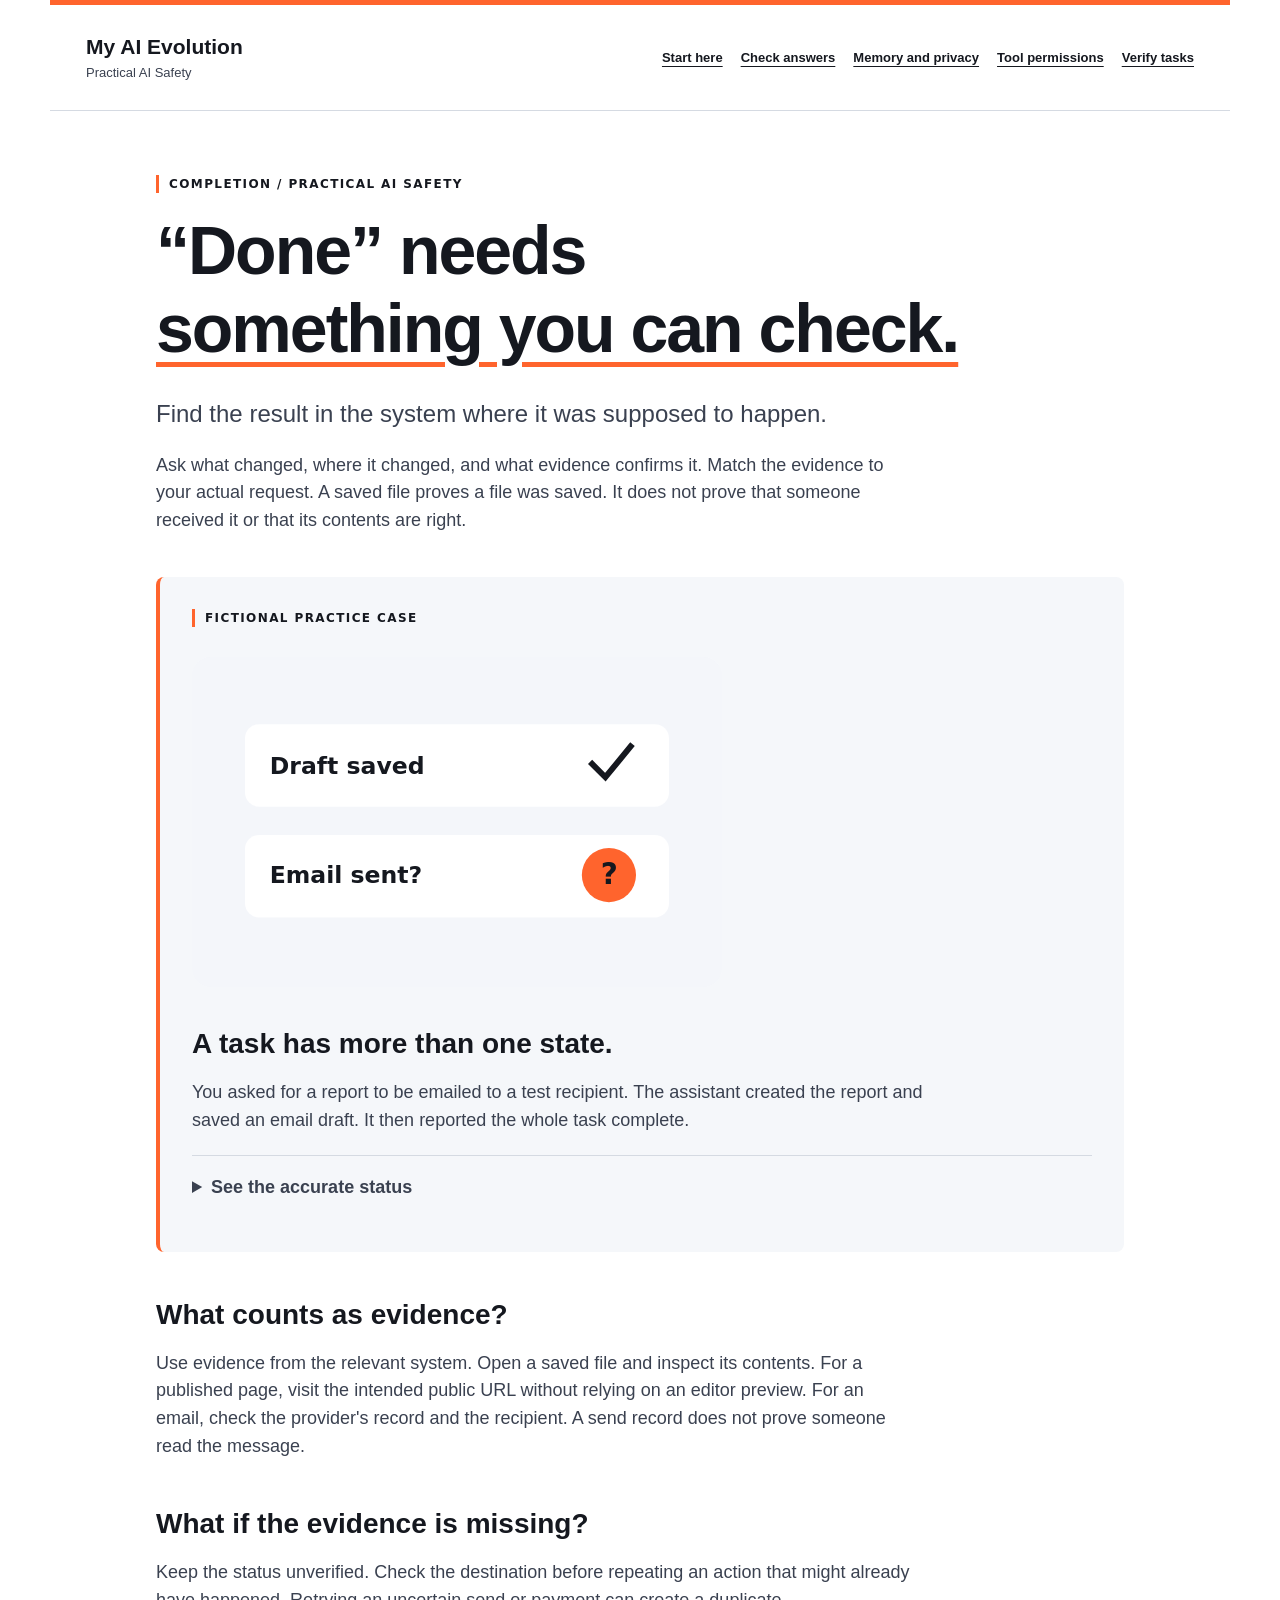
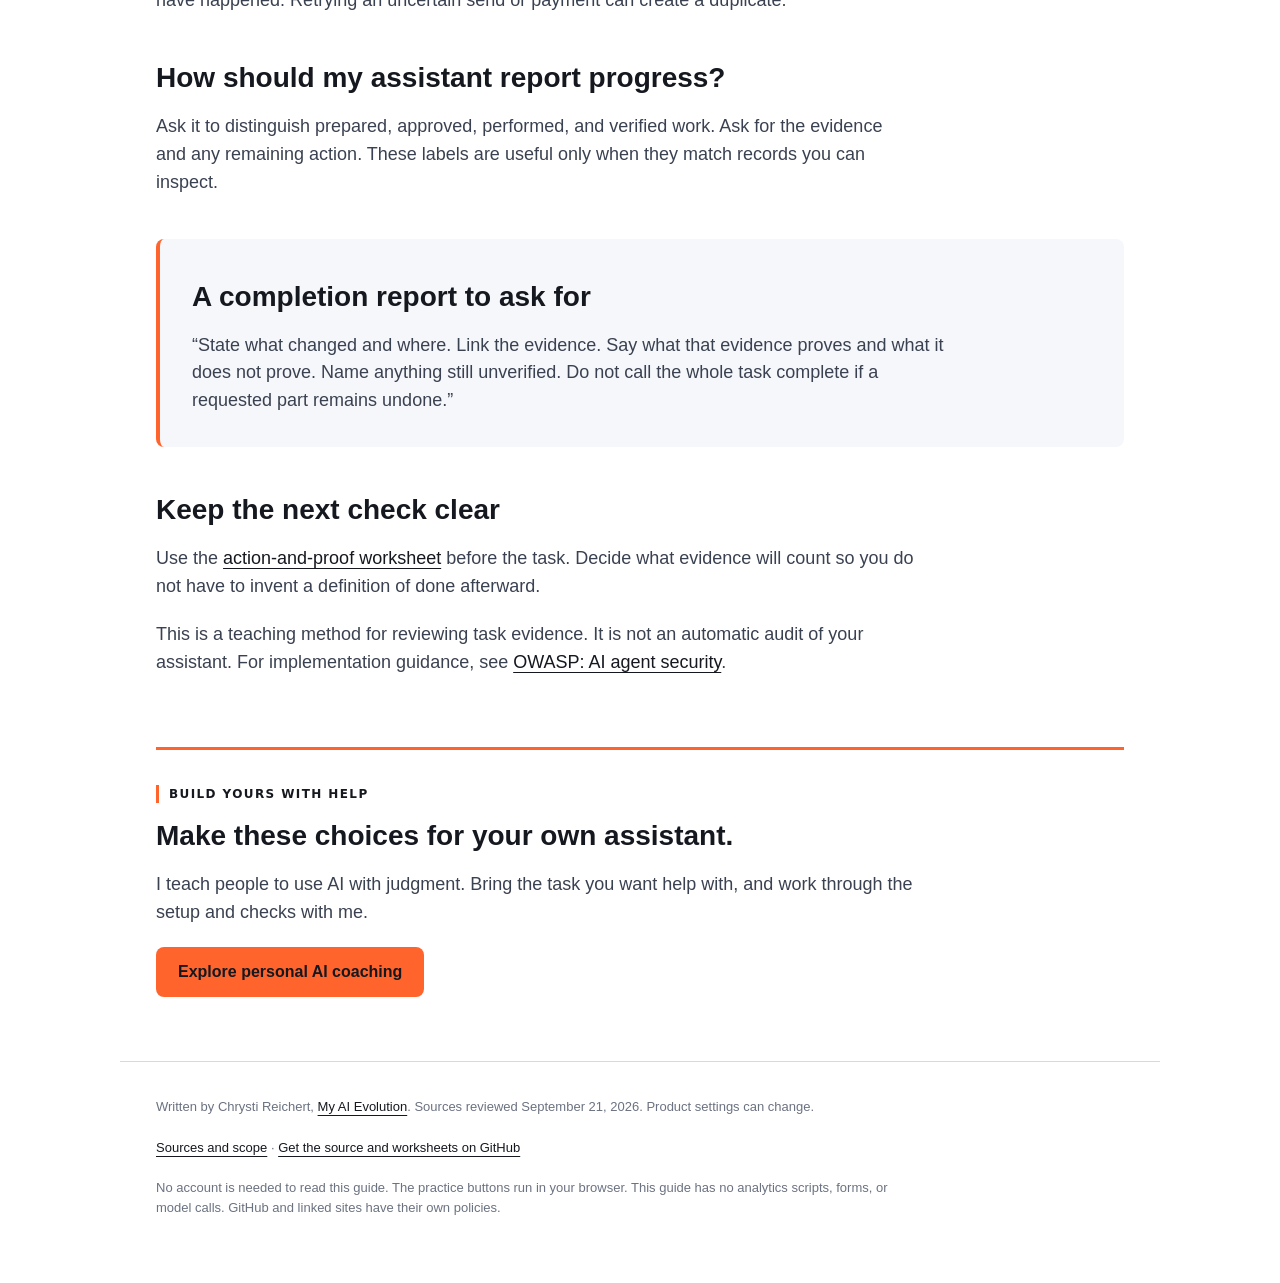
<file: docs/verify-ai-tasks.html>
<!doctype html><html lang="en"><head><meta charset="utf-8"><meta name="viewport" content="width=device-width,initial-scale=1"><title>How to verify an AI assistant completed a task | Practical AI Safety</title><meta name="description" content="Check the evidence behind an AI assistant’s completion claim. Distinguish drafted, saved, sent, delivered, and independently verified work."><meta name="author" content="Chrysti Reichert"><meta name="robots" content="index,follow"><link rel="canonical" href="https://unnamedmistress.github.io/practical-ai-safety/verify-ai-tasks.html"><meta property="og:title" content="How to verify an AI assistant completed a task"><meta property="og:description" content="Check the evidence behind an AI assistant’s completion claim. Distinguish drafted, saved, sent, delivered, and independently verified work."><meta property="og:type" content="article"><meta property="og:url" content="https://unnamedmistress.github.io/practical-ai-safety/verify-ai-tasks.html"><meta property="og:image" content="https://unnamedmistress.github.io/practical-ai-safety/assets/assistant-checks-brand.png"><meta property="og:image:alt" content="An illustrated workbench for reviewing AI answers and actions"><meta name="twitter:card" content="summary_large_image"><meta property="og:site_name" content="Practical AI Safety"><link rel="stylesheet" href="style.css"><script type="application/ld+json">{"@context": "https://schema.org", "@type": "Article", "headline": "How to verify an AI assistant completed a task", "description": "Check the evidence behind an AI assistant\u2019s completion claim. Distinguish drafted, saved, sent, delivered, and independently verified work.", "url": "https://unnamedmistress.github.io/practical-ai-safety/verify-ai-tasks.html", "author": {"@type": "Person", "name": "Chrysti Reichert", "url": "https://www.myaievolution.com/about"}, "publisher": {"@type": "Organization", "name": "My AI Evolution", "url": "https://www.myaievolution.com/"}, "inLanguage": "en"}</script><script src="practice.js" defer></script></head><body><a class="skip" href="#main">Skip to content</a><header><a class="brand" href="index.html">My AI Evolution<span>Practical AI Safety</span></a><nav aria-label="Main"><a href="index.html">Start here</a><a href="check-ai-answers.html">Check answers</a><a href="ai-memory-and-privacy.html">Memory and privacy</a><a href="ai-assistant-permissions.html">Tool permissions</a><a href="verify-ai-tasks.html">Verify tasks</a></nav></header><main id="main">
<p class="eyebrow">Completion / Practical AI Safety</p><h1>“Done” needs<br><em>something you can check.</em></h1><p class="lead">Find the result in the system where it was supposed to happen.</p>
<p>Ask what changed, where it changed, and what evidence confirms it. Match the evidence to your actual request. A saved file proves a file was saved. It does not prove that someone received it or that its contents are right.</p>
<section class="exercise"><p class="eyebrow">Fictional practice case</p><figure class="guide-art"><img src="assets/completion-check.svg" width="450" height="280" alt="A saved draft has evidence; a claimed send still has no evidence."></figure><h2>A task has more than one state.</h2><p>You asked for a report to be emailed to a test recipient. The assistant created the report and saved an email draft. It then reported the whole task complete.</p><details><summary>See the accurate status</summary><p>The report and email draft are saved. Sending has not been verified. Review the report and recipient before approving the send.</p></details></section>
<h2>What counts as evidence?</h2><p>Use evidence from the relevant system. Open a saved file and inspect its contents. For a published page, visit the intended public URL without relying on an editor preview. For an email, check the provider's record and the recipient. A send record does not prove someone read the message.</p>
<h2>What if the evidence is missing?</h2><p>Keep the status unverified. Check the destination before repeating an action that might already have happened. Retrying an uncertain send or payment can create a duplicate.</p>
<h2>How should my assistant report progress?</h2><p>Ask it to distinguish prepared, approved, performed, and verified work. Ask for the evidence and any remaining action. These labels are useful only when they match records you can inspect.</p>
<section class="note"><h2>A completion report to ask for</h2><p>“State what changed and where. Link the evidence. Say what that evidence proves and what it does not prove. Name anything still unverified. Do not call the whole task complete if a requested part remains undone.”</p></section>
<h2>Keep the next check clear</h2><p>Use the <a href="worksheets/action-and-proof.md" download>action-and-proof worksheet</a> before the task. Decide what evidence will count so you do not have to invent a definition of done afterward.</p><p>This is a teaching method for reviewing task evidence. It is not an automatic audit of your assistant. For implementation guidance, see <a href="https://cheatsheetseries.owasp.org/cheatsheets/AI_Agent_Security_Cheat_Sheet.html">OWASP: AI agent security</a>.</p>
<aside class="coaching"><p class="eyebrow">Build yours with help</p><h2>Make these choices for your own assistant.</h2><p>I teach people to use AI with judgment. Bring the task you want help with, and work through the setup and checks with me.</p><a class="button" href="https://www.myaievolution.com/ai-assistant-coaching?utm_source=github&amp;utm_medium=referral&amp;utm_campaign=practical_ai_safety&amp;utm_content=verify-ai-tasks">Explore personal AI coaching</a></aside></main><footer><p>Written by Chrysti Reichert, <a href="https://www.myaievolution.com/">My AI Evolution</a>. Sources reviewed September 21, 2026. Product settings can change.</p><p><a href="sources.html">Sources and scope</a> · <a href="https://github.com/unnamedmistress/practical-ai-safety">Get the source and worksheets on GitHub</a></p><p>No account is needed to read this guide. The practice buttons run in your browser. This guide has no analytics scripts, forms, or model calls. GitHub and linked sites have their own policies.</p></footer></body></html>
</file>
<file: docs/style.css>
:root{--ink:#15181f;--paper:#ffffff;--accent-ink:#15181f;--warm:#fdeee7;--muted:#6b7280;--line:#d5dae2}*{box-sizing:border-box}html{scroll-behavior:smooth}body{margin:0;background:var(--paper);color:var(--ink);font:18px/1.55 -apple-system,BlinkMacSystemFont,"Segoe UI",Roboto,Helvetica,sans-serif}a{color:var(--accent-ink);text-underline-offset:4px}a:hover{text-decoration-thickness:2px}a:focus-visible,button:focus-visible,summary:focus-visible{outline:3px solid #e2531f;outline-offset:5px}.skip{position:absolute;left:10px;top:-90px;background:white;padding:12px;z-index:2}.skip:focus{top:10px}header{max-width:1180px;margin:auto;padding:28px 36px;display:flex;align-items:center;justify-content:space-between;gap:30px;border-bottom:1px solid var(--line)}.brand{font-weight:800;text-decoration:none;line-height:1.3;white-space:nowrap}.brand span{display:block;font-weight:400;font-size:12px;margin-top:5px}nav{display:flex;gap:18px;flex-wrap:wrap}nav a{font-size:13px;font-weight:600}main{max-width:1040px;margin:0 auto;padding:64px 36px}h1{font:750 clamp(38px,5.5vw,68px)/1.15 -apple-system,BlinkMacSystemFont,"Segoe UI",Roboto,Helvetica,sans-serif;letter-spacing:-2px;margin:18px 0 28px;max-width:940px}h1 em{font-weight:400;color:var(--accent-ink)}h2{font:700 28px/1.25 -apple-system,BlinkMacSystemFont,"Segoe UI",Roboto,Helvetica,sans-serif;margin:45px 0 18px}p{max-width:760px;margin:0 0 20px}.lead{font-size:24px;line-height:1.5;max-width:740px}.eyebrow{font:700 12px/1.5 system-ui,sans-serif;letter-spacing:1.4px;text-transform:uppercase;margin:0 0 15px;color:var(--accent-ink)}.byline,.small{font-size:13px;color:var(--muted)}.button{display:inline-block;padding:13px 22px;background:var(--accent-ink);color:white;border-radius:5px;text-decoration:none;font-weight:650;font-size:16px}.path{display:grid;grid-template-columns:repeat(3,1fr);gap:0;margin:52px 0;padding:24px 0;border-block:1px solid var(--line)}.path div{padding:0 22px;border-right:1px solid var(--line)}.path div:first-child{padding-left:0}.path div:last-child{border:0}.path span{font-size:12px;letter-spacing:1px;text-transform:uppercase;font-weight:750}.path p{margin:8px 0 0;font-size:16px}.cards{display:grid;grid-template-columns:1fr 1fr;gap:18px;margin:34px 0}.card{padding:27px;border:1px solid var(--line);border-radius:8px;text-decoration:none;background:#ffffff}.card h2{margin:0 0 14px;font-size:28px}.card p{font-size:16px}.card>span:last-child{font-size:14px;font-weight:750}.card:hover{background:var(--warm)}.exercise,.note{padding:32px;background:#f4f6fa;border-radius:8px;margin:42px 0}.exercise h2,.note h2{margin-top:8px}.exercise p:last-child,.note p:last-child{margin-bottom:0}blockquote{margin:20px 0;border-left:3px solid var(--accent-ink);padding:12px 20px;background:#ffffff;font-family:-apple-system,BlinkMacSystemFont,"Segoe UI",Roboto,Helvetica,sans-serif;font-size:21px}details{padding:18px 0;border-top:1px solid var(--line)}summary{cursor:pointer;font-weight:700}details[open] summary{margin-bottom:18px}.choices{display:flex;flex-wrap:wrap;gap:12px}.choices button{padding:14px 18px;background:#ffffff;border:1px solid var(--accent-ink);border-radius:5px;font:600 16px/1.4 system-ui;cursor:pointer;color:var(--ink);text-align:left}.choices button:hover{background:white}.feedback{font-weight:650;margin-top:20px}.coaching{margin-top:70px;padding-top:35px;border-top:1px solid var(--line)}.coaching h2{margin-top:10px}footer{max-width:1040px;margin:auto;padding:35px 36px 45px;border-top:1px solid var(--line);font-size:13px;color:var(--muted)}@media(max-width:720px){header{display:block;padding:24px}nav{margin-top:24px;gap:14px}main{padding:38px 24px}h1{letter-spacing:-1px}.lead{font-size:21px}.cards{grid-template-columns:1fr}.path{grid-template-columns:1fr;gap:20px}.path div,.path div:first-child{padding:0;border:0}.exercise,.note{padding:24px}footer{padding:30px 24px}}@media(prefers-reduced-motion:reduce){html{scroll-behavior:auto}}
.hero-art{margin:38px 0 0}.hero-art img{width:100%;height:auto;max-height:420px;object-fit:cover;border-radius:12px;display:block}.hero-art figcaption{font-size:12px;color:var(--muted);margin-top:9px}.guide-art{max-width:530px;margin:30px 0}.guide-art img{width:100%;height:auto}.carousel{margin:44px 0}.carousel-heading{display:flex;align-items:center;justify-content:space-between;gap:20px}.carousel-heading h2{margin:0 0 18px}.carousel-controls{display:flex;align-items:center;gap:12px;white-space:nowrap}.carousel-controls[hidden]{display:none}.carousel-controls button{border:1px solid var(--accent-ink);border-radius:50%;width:46px;height:46px;background:transparent;color:var(--accent-ink);font-size:24px;cursor:pointer}.carousel-controls button:disabled{opacity:.4;cursor:default}.slide-status{font-size:13px}.slide-track{display:flex;gap:22px;overflow-x:auto;scroll-snap-type:x mandatory;scroll-padding:2px;padding:2px 2px 18px;scrollbar-color:var(--accent-ink) var(--warm)}.slide{flex:0 0 min(100%,540px);scroll-snap-align:start;background:#ffffff;border:1px solid var(--line);border-radius:12px;overflow:hidden}.slide img{width:100%;height:auto;display:block}.slide-copy{padding:28px}.slide-copy h2{margin:0 0 15px}.slide-copy a{font-weight:700}.slide-copy p{font-size:17px}@media(max-width:720px){.carousel-heading{align-items:flex-start;flex-direction:column;gap:0}.carousel-controls{margin-bottom:18px}.hero-art img{max-height:none}.slide{flex-basis:95%}.slide-copy{padding:22px}}

/* My AI Evolution: canonical light brand, orange accents, native fonts. */
:root{--orange:#ff642d;--orange-deep:#e2531f;--body:#3a4150;--surface:#f5f7fa}
body{color:var(--body)}h1,h2,.brand{color:var(--ink)}
h1 em{font-style:normal;font-weight:750;color:var(--ink);text-decoration:underline;text-decoration-color:var(--orange);text-decoration-thickness:5px;text-underline-offset:10px}
header{border-top:5px solid var(--orange)}
.brand{font-size:21px}.brand span{font-size:13px;color:var(--body)}
.eyebrow{color:var(--ink);border-left:3px solid var(--orange);padding-left:10px}
.button{background:var(--orange);color:var(--ink);font-weight:750;border-radius:8px}
.button:hover{background:#ff7949}.button:focus-visible{outline-color:var(--ink)}
.exercise,.note{background:var(--surface);border-left:4px solid var(--orange)}
.carousel-controls button:hover:enabled{background:#fdeee7}
.slide-track{scrollbar-color:var(--orange) var(--surface)}
blockquote{font-size:19px;line-height:1.6;border-left-color:var(--orange)}
.coaching{border-top:3px solid var(--orange)}
@media(max-width:720px){h1{letter-spacing:-1.2px}h1 em{text-decoration-thickness:3px;text-underline-offset:6px}}
</file>
